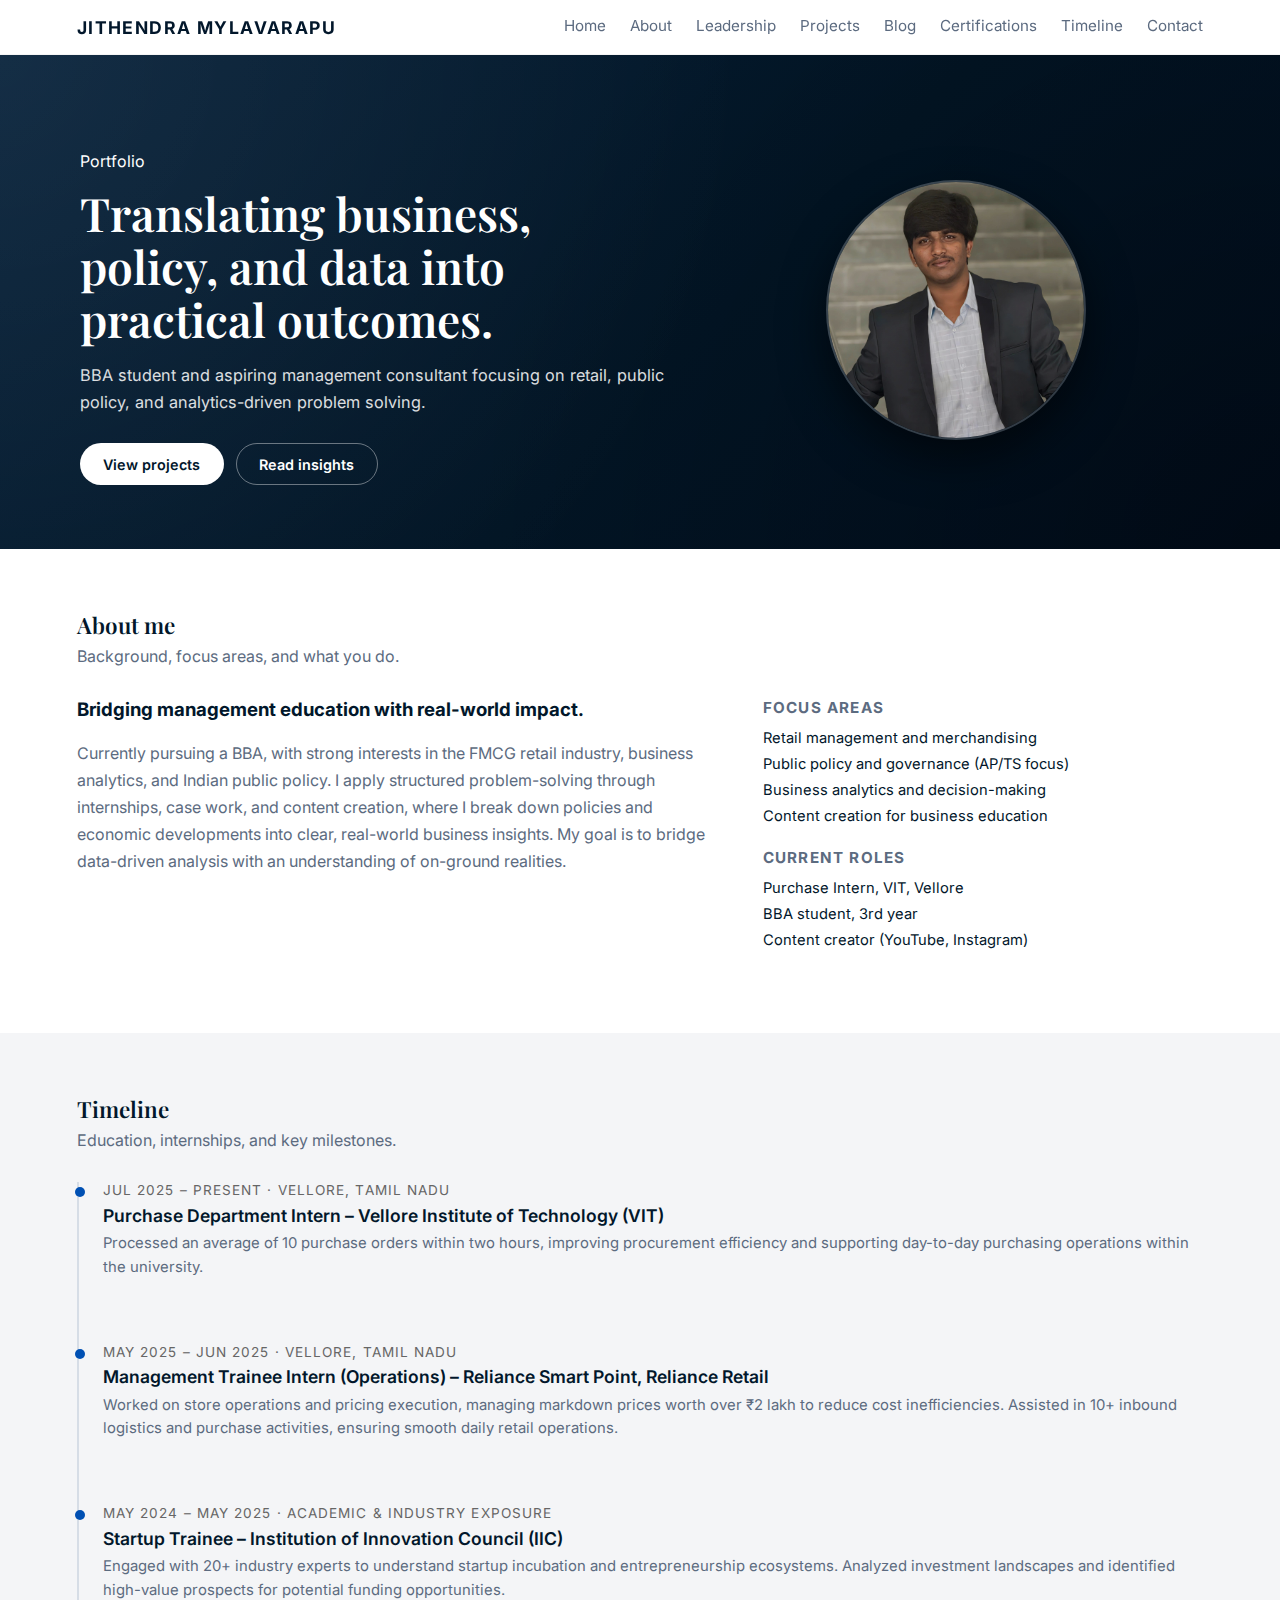
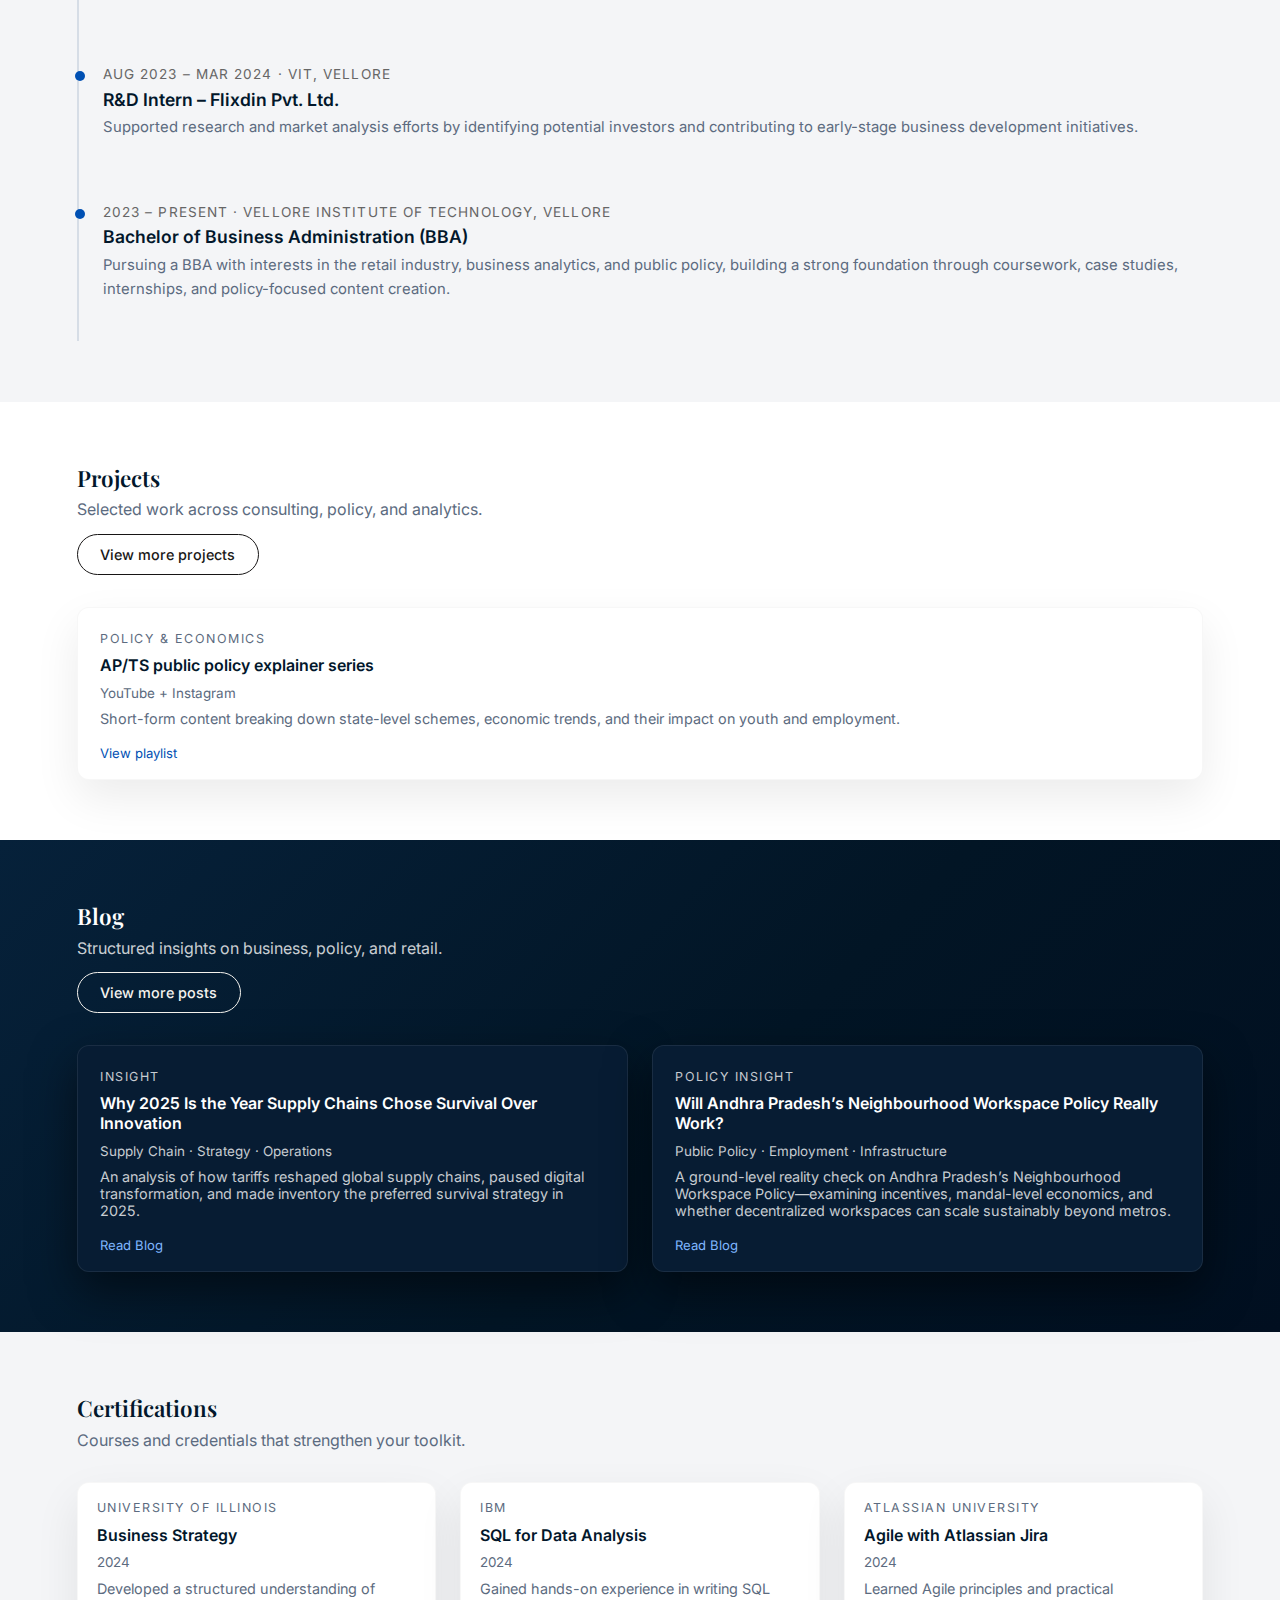
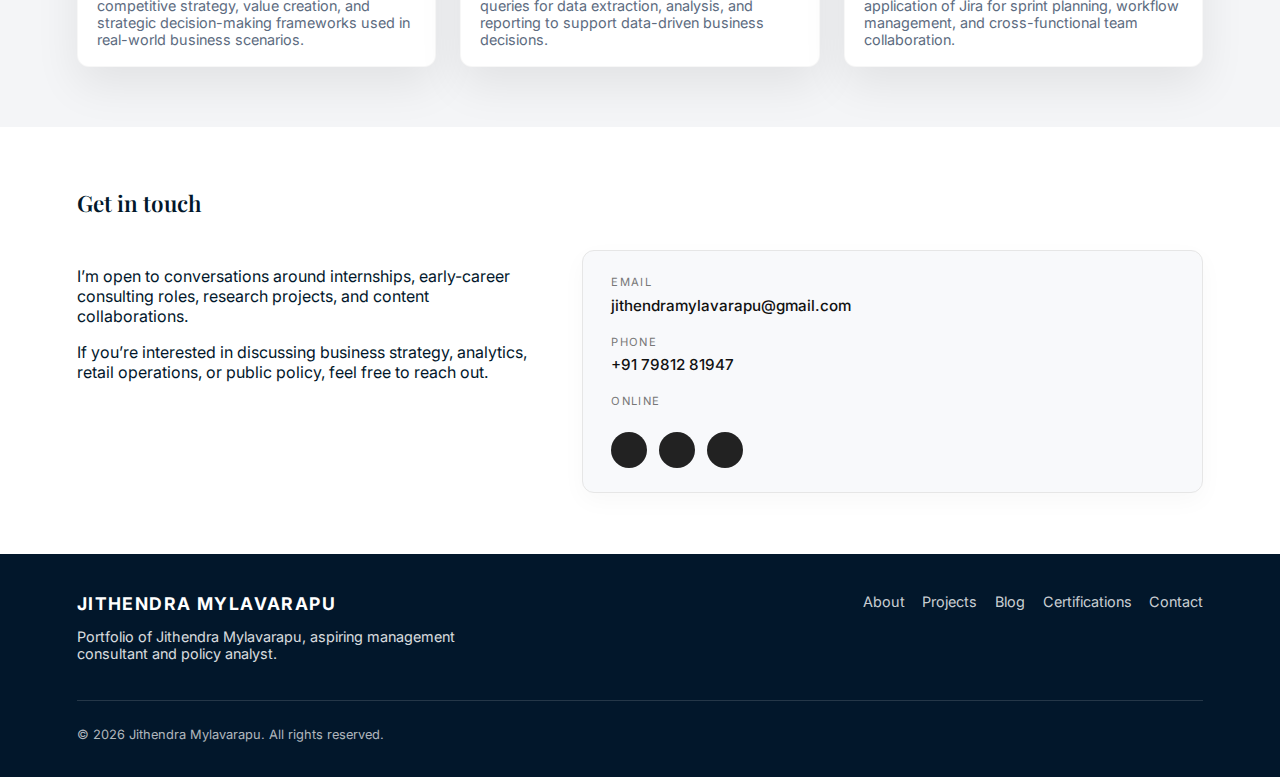
<file: index.html>
<!DOCTYPE html>
<html lang="en">
<head>
  <meta charset="UTF-8" />
  <meta name="viewport" content="width=device-width, initial-scale=1.0" />
  <title>Jithendra Mylavarapu | Portfolio</title>

  <!-- McKinsey-like font pairing: Playfair Display + Inter -->
  <link rel="preconnect" href="https://fonts.googleapis.com">
  <link rel="preconnect" href="https://fonts.gstatic.com" crossorigin>
  <link
    href="https://fonts.googleapis.com/css2?family=Playfair+Display:wght@500;600;700&family=Inter:wght@400;500;600&display=swap"
    rel="stylesheet">
<link
  rel="stylesheet"
  href="https://cdnjs.cloudflare.com/ajax/libs/font-awesome/6.5.1/css/all.min.css"
  integrity="sha512-DTOQO9RWCH3ppGqcWaEA1BIZOC6xxalwEsw9c2QQeAIftl+Vegovlnee1c9QX4TctnWMn13TZye+giMm8e2LwA=="
  crossorigin="anonymous"
  referrerpolicy="no-referrer"
/>

  <link rel="stylesheet" href="styles.css" />
</head>
<body>
  <header class="top-nav">
  <div class="logo">Jithendra Mylavarapu</div>
  <nav>
    <a href="index.html">Home</a>
    <a href="about.html">About</a>
    <a href="leadership.html">Leadership</a>
    <a href="projects.html">Projects</a>
    <a href="blog.html">Blog</a>
    <a href="certifications.html">Certifications</a>
    <a href="timeline.html">Timeline</a>
    <a href="index.html#contact">Contact</a>
  </nav>
</header>


  <!-- Hero -->
<!-- Hero -->
<section class="hero hero-split">
  <div class="hero-inner">
    <!-- Left: text (same dynamic content as before) -->
    <div class="hero-left">
      <div class="hero-content">
        <p class="eyebrow">Portfolio</p>
        <h1 id="hero-title"></h1>
        <p id="hero-subtitle" class="hero-subtitle"></p>
        <div class="hero-cta">
          <a href="#projects" class="btn-primary">View projects</a>
          <a href="#blog" class="btn-secondary">Read insights</a>
        </div>
      </div>
    </div>

    <!-- Right: photo -->
    <div class="hero-right">
      <div class="hero-photo-wrapper">
        <img
          src="jithendra-hero.jpg.jpeg"
          alt="Jithendra Mylavarapu"
          class="hero-photo"
        />
      </div>
    </div>
  </div>
</section>


  <!-- About -->
  <section id="about" class="section section-light">
    <div class="section-header">
      <h2>About me</h2>
      <p>Background, focus areas, and what you do.</p>
    </div>
    <div class="section-body about-grid">
      <div class="about-main">
        <h3 id="about-heading"></h3>
        <p id="about-body"></p>
      </div>
      <div class="about-sidebar">
        <h4>Focus areas</h4>
        <ul id="about-focus-list"></ul>
        <h4>Current roles</h4>
        <ul id="about-roles-list"></ul>
      </div>
    </div>
  </section>

  <!-- Timeline -->
  <section id="timeline" class="section section-dark">
    <div class="section-header">
      <h2>Timeline</h2>
      <p>Education, internships, and key milestones.</p>
    </div>
    <div class="section-body timeline">
      <div id="timeline-list" class="timeline-list"></div>
    </div>
  </section>

  <!-- Projects -->
<section id="projects" class="section section-light">
  <div class="section-header">
    <h2>Projects</h2>
    <p>Selected work across consulting, policy, and analytics.</p>
   <a href="projects.html" class="btn-secondary view-more-projects">
  View more projects
</a>

  </div>
  <div id="projects-grid" class="cards-grid"></div>
</section>



  <!-- Blog -->
 <section id="blog" class="section section-dark blog-section">
  <div class="section-header">
    <h2>Blog</h2>
    <p>Structured insights on business, policy, and retail.</p>
    <a href="blog.html" class="btn-secondary view-more-blog">
  View more posts
</a>

  </div>
  <div id="blog-list" class="cards-grid"></div>
</section>

  <!-- Certifications -->
  <section id="certifications" class="section section-dark">
    <div class="section-header">
      <h2>Certifications</h2>
      <p>Courses and credentials that strengthen your toolkit.</p>
    </div>
    <div id="certifications-list" class="cards-grid cards-grid-compact"></div>
  </section>

  <!-- Contact -->
<section id="contact" class="section section-light">
  <div class="section-header">
    <h2>Get in touch</h2>
  </div>

  <div class="contact-grid">
    <!-- Left: Context -->
    <div class="contact-context">
      <p>
        I’m open to conversations around internships, early-career consulting roles,
        research projects, and content collaborations.
      </p>

      <p>
        If you’re interested in discussing business strategy, analytics,
        retail operations, or public policy, feel free to reach out.
      </p>
    </div>

    <!-- Right: Contact details -->
    <div class="contact-details">
      <div class="contact-item">
        <span class="contact-label">Email</span>
        <a href="mailto:jithendramylavarapu@gmail.com">
          jithendramylavarapu@gmail.com
        </a>
      </div>

      <div class="contact-item">
        <span class="contact-label">Phone</span>
        <a href="tel:+917981281947">
          +91 79812 81947
        </a>
      </div>

      <div class="contact-item">
        <span class="contact-label">Online</span>
        <div class="social-icons">
          <a href="https://www.linkedin.com/in/jithendra-mylavarapu-74993428a/" target="_blank">
            <i class="fab fa-linkedin-in"></i>
          </a>
          <a href="https://www.youtube.com/@JithendraMylavarapu" target="_blank">
            <i class="fab fa-youtube"></i>
          </a>
          <a href="https://www.instagram.com/jithendra.mylavarapu/" target="_blank">
            <i class="fab fa-instagram"></i>
          </a>
        </div>
      </div>
    </div>
  </div>
</section>

  <footer class="footer">
    <div class="footer-top">
      <div>
        <div class="logo">Jithendra Mylavarapu</div>
        <p>Portfolio of Jithendra Mylavarapu, aspiring management consultant and policy analyst.</p>
      </div>
      <div class="footer-links">
        <a href="#about">About</a>
        <a href="#projects">Projects</a>
        <a href="#blog">Blog</a>
        <a href="#certifications">Certifications</a>
        <a href="#contact">Contact</a>
      </div>
    </div>
    <div class="footer-bottom">
      <p>&copy; <span id="year"></span> Jithendra Mylavarapu. All rights reserved.</p>
    </div>
  </footer>

  <script src="main.js"></script>
</body>
</html>
</file>
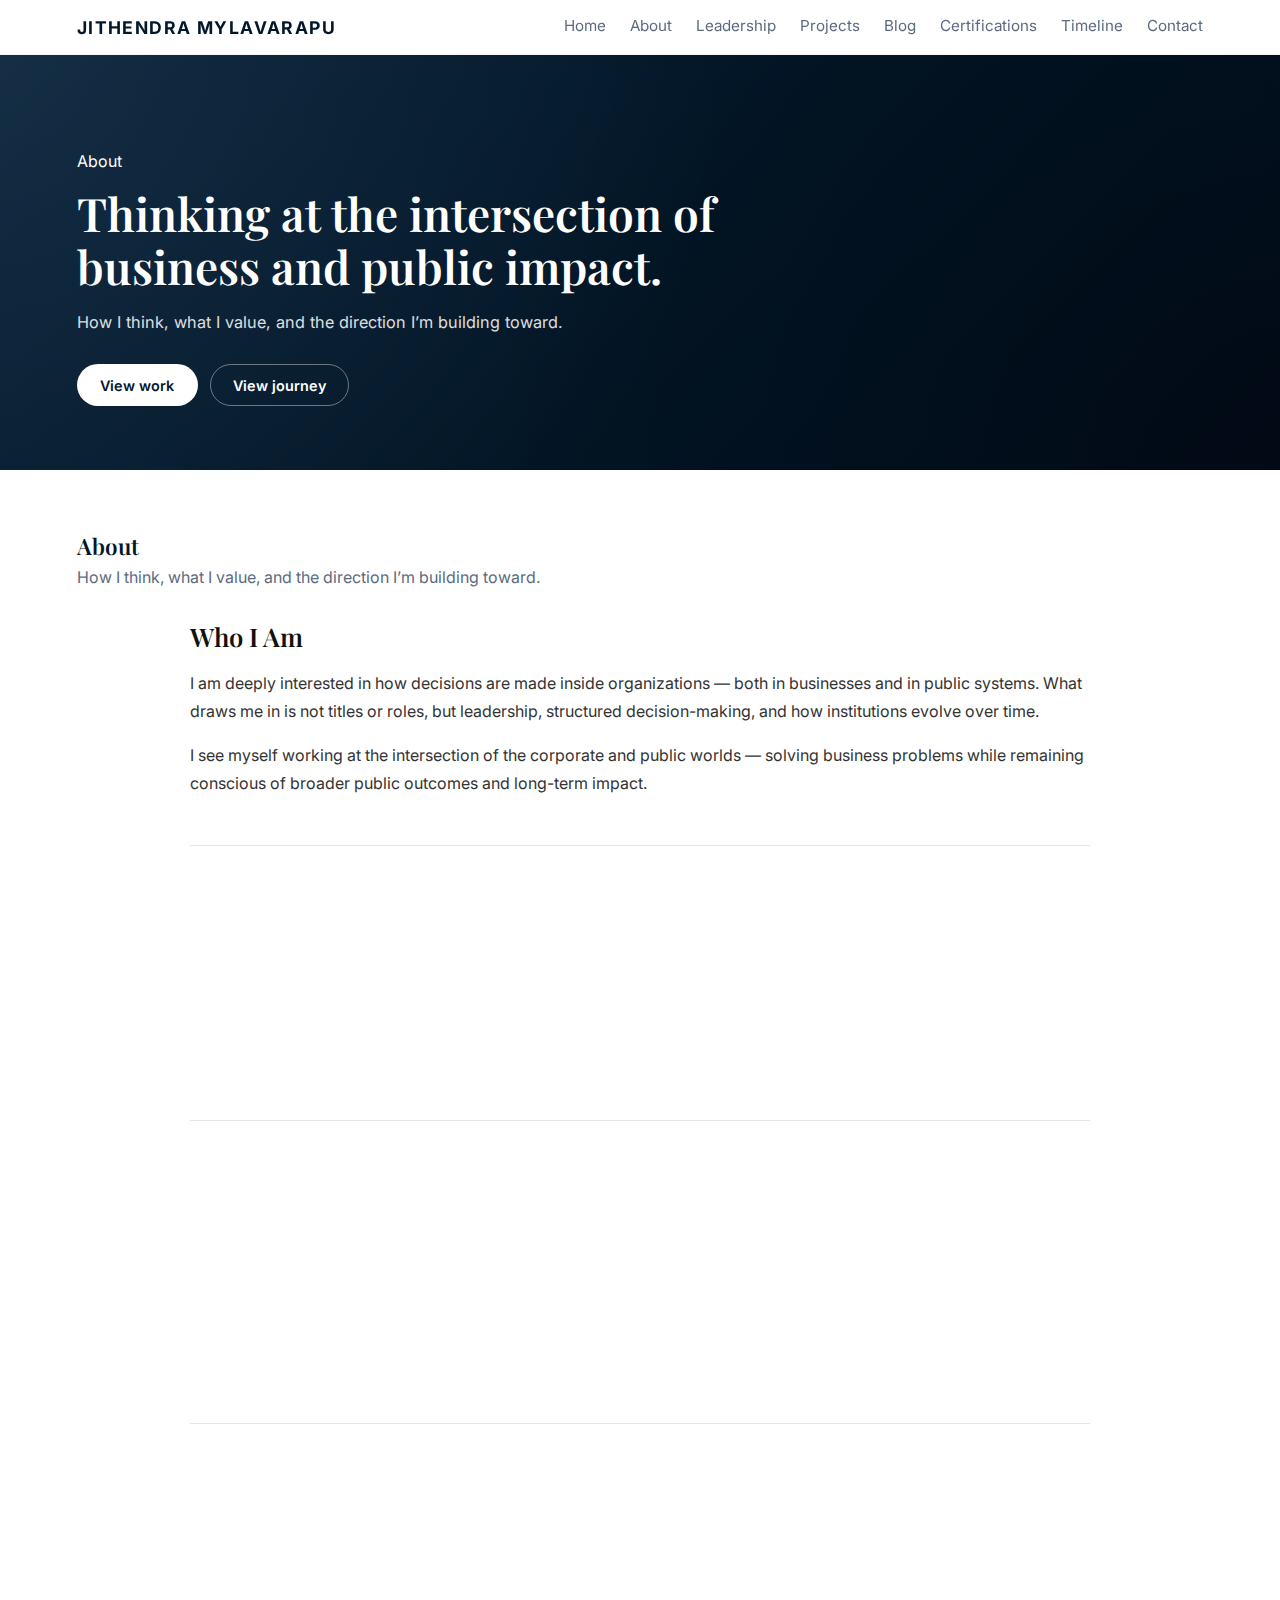
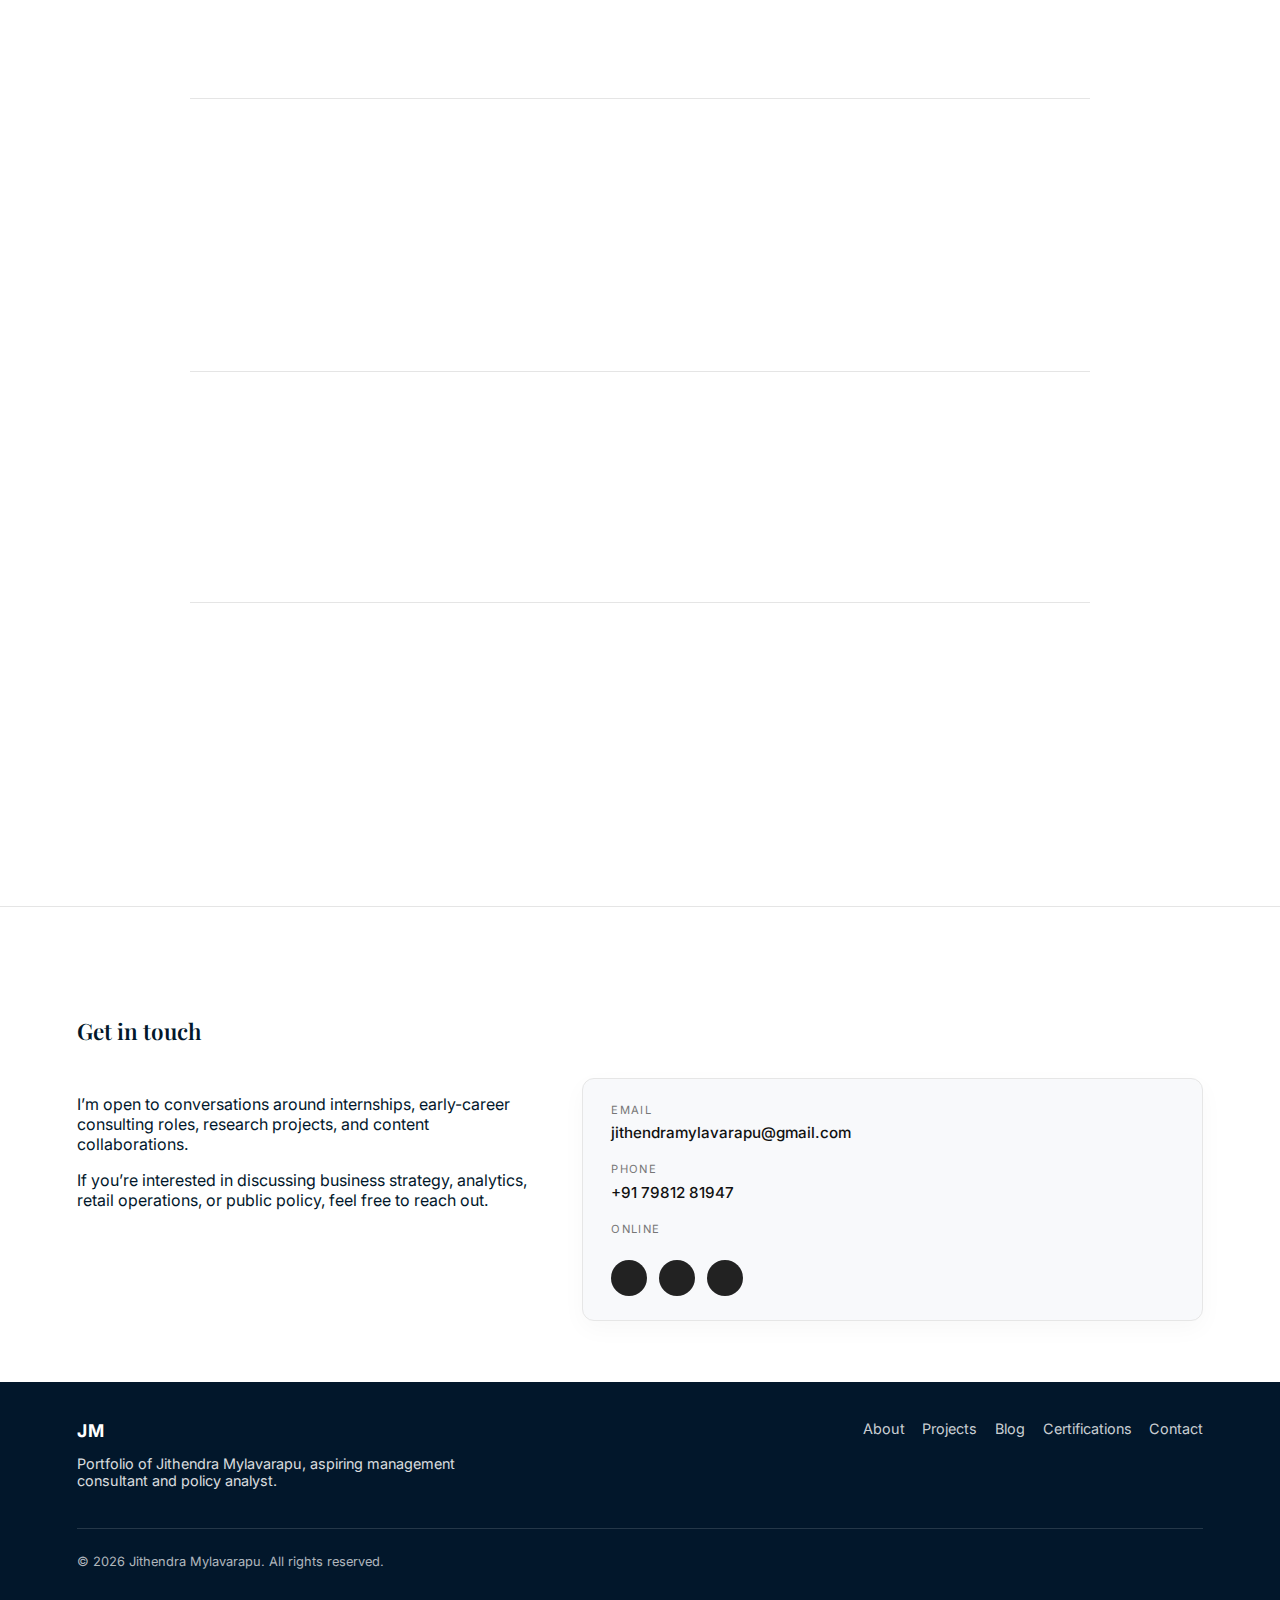
<file: about.html>
<!DOCTYPE html>
<html lang="en">
<head>
  <meta charset="UTF-8" />
  <meta name="viewport" content="width=device-width, initial-scale=1.0" />
  <title>Jithendra Mylavarapu | Portfolio</title>

  <!-- McKinsey-like font pairing: Playfair Display + Inter -->
  <link rel="preconnect" href="https://fonts.googleapis.com">
  <link rel="preconnect" href="https://fonts.gstatic.com" crossorigin>
  <link
    href="https://fonts.googleapis.com/css2?family=Playfair+Display:wght@500;600;700&family=Inter:wght@400;500;600&display=swap"
    rel="stylesheet">
<link
  rel="stylesheet"
  href="https://cdnjs.cloudflare.com/ajax/libs/font-awesome/6.5.1/css/all.min.css"
  integrity="sha512-DTOQO9RWCH3ppGqcWaEA1BIZOC6xxalwEsw9c2QQeAIftl+Vegovlnee1c9QX4TctnWMn13TZye+giMm8e2LwA=="
  crossorigin="anonymous"
  referrerpolicy="no-referrer"
/>

  <link rel="stylesheet" href="styles.css" />
</head>
<body>
  <header class="top-nav">
  <div class="logo">Jithendra Mylavarapu</div>
  <nav>
    <a href="index.html">Home</a>
    <a href="about.html">About</a>
    <a href="leadership.html">Leadership</a>
    <a href="projects.html">Projects</a>
    <a href="blog.html">Blog</a>
    <a href="certifications.html">Certifications</a>
    <a href="timeline.html">Timeline</a>
    <a href="index.html#contact">Contact</a>
  </nav>
</header>


  <!-- Hero -->
  <section class="hero">
  <div class="hero-content">
    <p class="eyebrow">About</p>

    <h1>
      Thinking at the intersection of business and public impact.
    </h1>

    <p class="hero-subtitle">
      How I think, what I value, and the direction I’m building toward.
    </p>

    <div class="hero-cta">
      <a href="projects.html" class="btn-primary">View work</a>
      <a href="timeline.html" class="btn-secondary">View journey</a>
    </div>
  </div>
</section>

  <!-- About -->
  <!-- About -->
<section id="about" class="section section-light">
  <div class="section-header">
    <h2>About</h2>
    <p>How I think, what I value, and the direction I’m building toward.</p>
  </div>

  <div class="section-body about-page">

    <!-- Identity -->
    <div class="about-block">
      <h3>Who I Am</h3>
      <p>
        I am deeply interested in how decisions are made inside organizations —
        both in businesses and in public systems. What draws me in is not titles
        or roles, but leadership, structured decision-making, and how institutions
        evolve over time.
      </p>
      <p>
        I see myself working at the intersection of the corporate and public
        worlds — solving business problems while remaining conscious of broader
        public outcomes and long-term impact.
      </p>
    </div>

    <hr class="section-divider" />

    <!-- Thinking Style -->
    <div class="about-block">
      <h3>How I Think</h3>
      <p>
        My approach to problem-solving is structured, fact-based, and exploratory.
        I rely on frameworks, data, and hypothesis-driven thinking, while accepting
        that no one can know everything at once.
      </p>
      <p>
        I consciously study failures — why companies went wrong, where decisions
        failed, and what lessons can be learned. Understanding what not to do is,
        for me, as important as understanding best practices.
      </p>
    </div>

    <hr class="section-divider" />

    <!-- Why Consulting -->
    <div class="about-block">
      <h3>Why Consulting, Analytics, and Strategy</h3>
      <p>
        My interest in consulting and analytics grew from a deeper realization:
        I enjoy solving diverse problems in complex environments. Over time, I
        discovered that these fields offer continuous exposure to new industries,
        new challenges, and structured ways of thinking.
      </p>
      <p>
        This naturally aligned with a growing desire to contribute beyond myself —
        to think about decisions not just in terms of outcomes, but in terms of
        responsibility and impact.
      </p>
    </div>

    <hr class="section-divider" />

    <!-- Learning & Writing -->
    <div class="about-block">
      <h3>Learning and Sharing</h3>
      <p>
        Learning gives me deep personal satisfaction. I explore multiple domains,
        connect ideas across subjects, and constantly refine how I think. While
        this curiosity can sometimes feel overwhelming, it helps me develop
        perspective.
      </p>
      <p>
        Writing blogs and creating content allow me to articulate my thinking,
        overcome hesitation, and share viewpoints openly. I strongly believe that
        knowledge without sharing is like a rock sitting idle for centuries —
        present, but unused.
      </p>
    </div>

    <hr class="section-divider" />

    <!-- Values -->
    <div class="about-block">
      <h3>Values That Guide Me</h3>
      <ul class="about-values">
        <li><strong>Sustainability:</strong> Decisions must consider long-term consequences.</li>
        <li><strong>Accountability:</strong> Ownership of outcomes, both positive and negative.</li>
        <li><strong>Trust:</strong> Meaningful work is built through strong teams.</li>
        <li><strong>Public Consideration:</strong> Every decision impacts people beyond numbers.</li>
      </ul>
    </div>

    <hr class="section-divider" />

    <!-- Long-Term Direction -->
    <div class="about-block">
      <h3>Long-Term Direction</h3>
      <p>
        In the long run, I aim to work closely with corporate organizations and
        eventually contribute to public institutions in India. My goal is to
        bring structured thinking, analytical clarity, and ethical consideration
        into spaces where decisions have lasting economic and social impact.
      </p>
    </div>

    <hr class="section-divider" />

    <!-- Principle -->
    <div class="about-block">
      <h3>A Principle I Live By</h3>
      <p>
        I believe that we are not the same person we were even a second ago.
        No matter how the previous moment went, there is always an opportunity
        to rise, learn, and move forward.
      </p>
    </div>

  </div>
</section>

 <hr class="section-divider" />

  

 <!-- Contact -->
<section id="contact" class="section section-light">
  <div class="section-header">
    <h2>Get in touch</h2>
  </div>

  <div class="contact-grid">
    <!-- Left: Context -->
    <div class="contact-context">
      <p>
        I’m open to conversations around internships, early-career consulting roles,
        research projects, and content collaborations.
      </p>

      <p>
        If you’re interested in discussing business strategy, analytics,
        retail operations, or public policy, feel free to reach out.
      </p>
    </div>

    <!-- Right: Contact details -->
    <div class="contact-details">
      <div class="contact-item">
        <span class="contact-label">Email</span>
        <a href="mailto:jithendramylavarapu@gmail.com">
          jithendramylavarapu@gmail.com
        </a>
      </div>

      <div class="contact-item">
        <span class="contact-label">Phone</span>
        <a href="tel:+917981281947">
          +91 79812 81947
        </a>
      </div>

      <div class="contact-item">
        <span class="contact-label">Online</span>
        <div class="social-icons">
          <a href="https://www.linkedin.com/in/jithendra-mylavarapu-74993428a/" target="_blank">
            <i class="fab fa-linkedin-in"></i>
          </a>
          <a href="https://www.youtube.com/@JithendraMylavarapu" target="_blank">
            <i class="fab fa-youtube"></i>
          </a>
          <a href="https://www.instagram.com/jithendra.mylavarapu/" target="_blank">
            <i class="fab fa-instagram"></i>
          </a>
        </div>
      </div>
    </div>
  </div>
</section>

  <footer class="footer">
    <div class="footer-top">
      <div>
        <div class="logo">JM</div>
        <p>Portfolio of Jithendra Mylavarapu, aspiring management consultant and policy analyst.</p>
      </div>
      <div class="footer-links">
        <a href="#about">About</a>
        <a href="#projects">Projects</a>
        <a href="#blog">Blog</a>
        <a href="#certifications">Certifications</a>
        <a href="#contact">Contact</a>
      </div>
    </div>
    <div class="footer-bottom">
      <p>&copy; <span id="year"></span> Jithendra Mylavarapu. All rights reserved.</p>
    </div>
  </footer>

  <script src="main.js"></script>
</body>
</html>
</file>
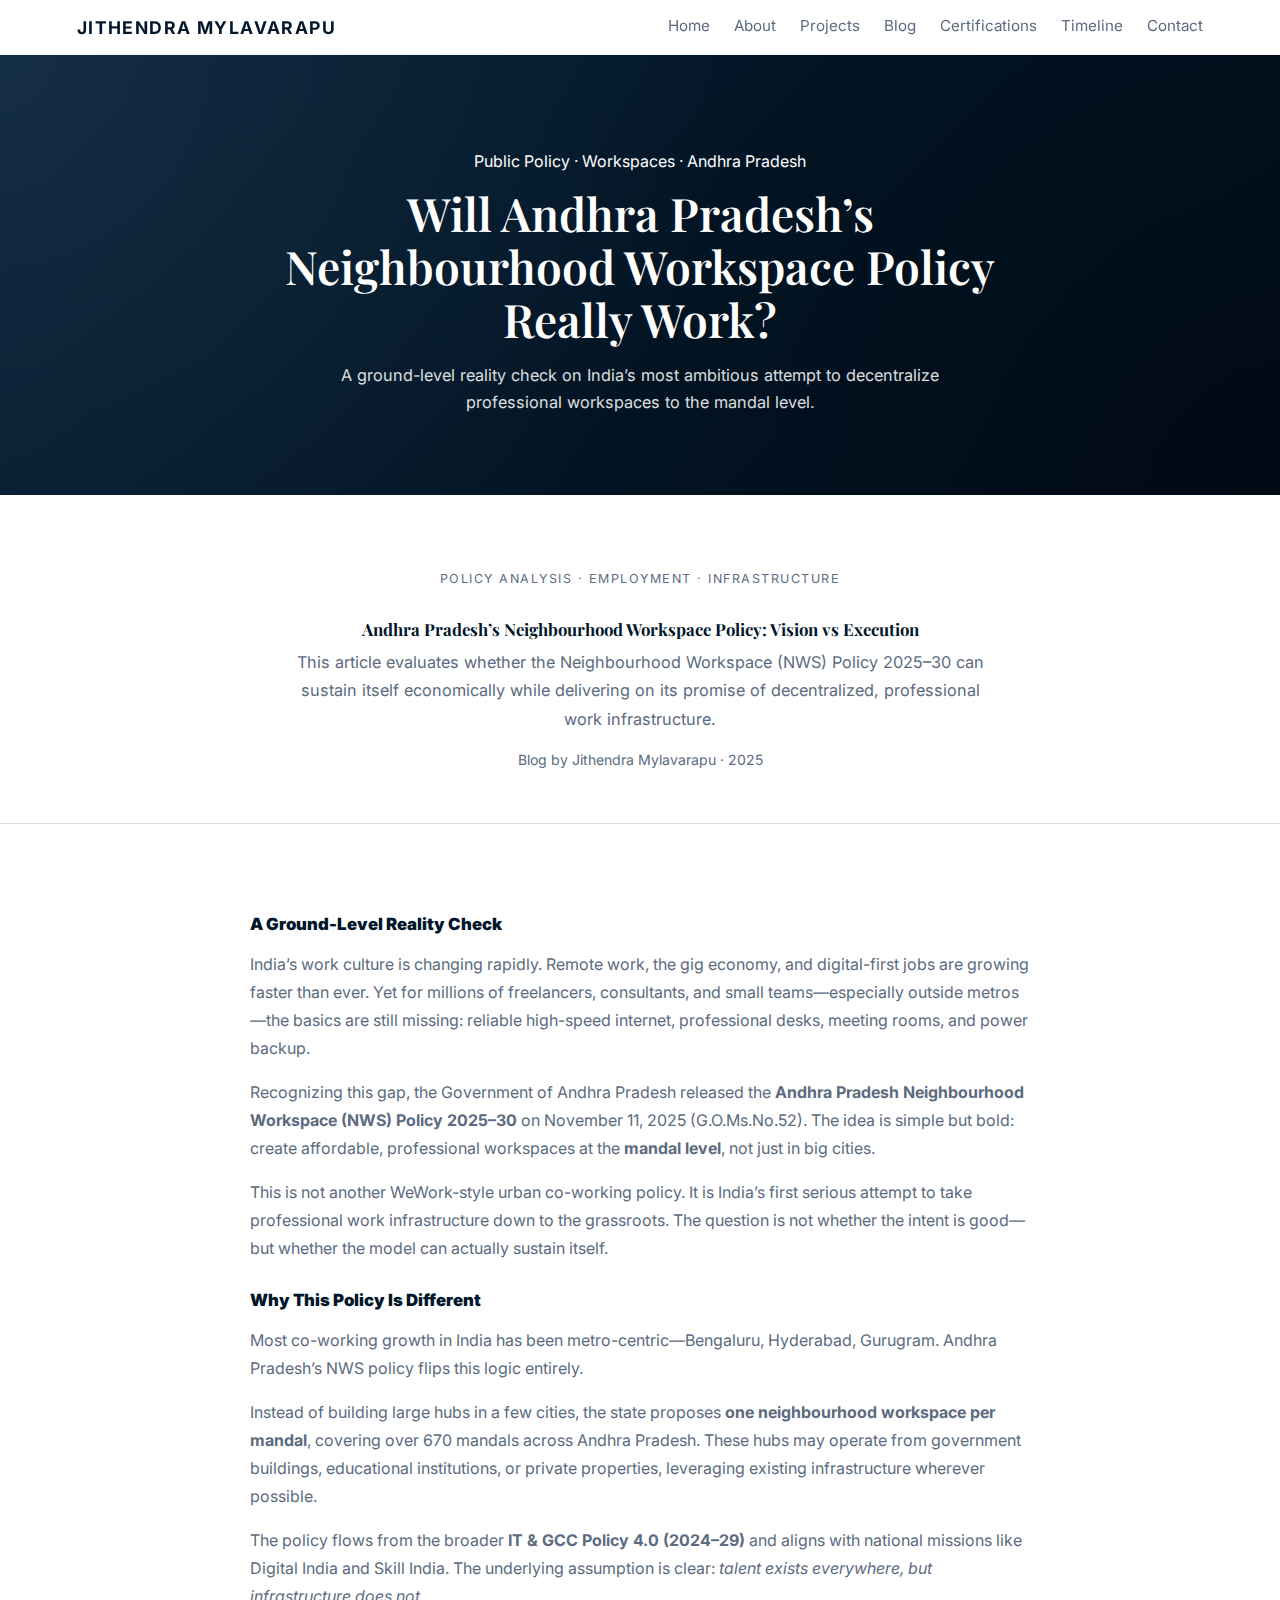
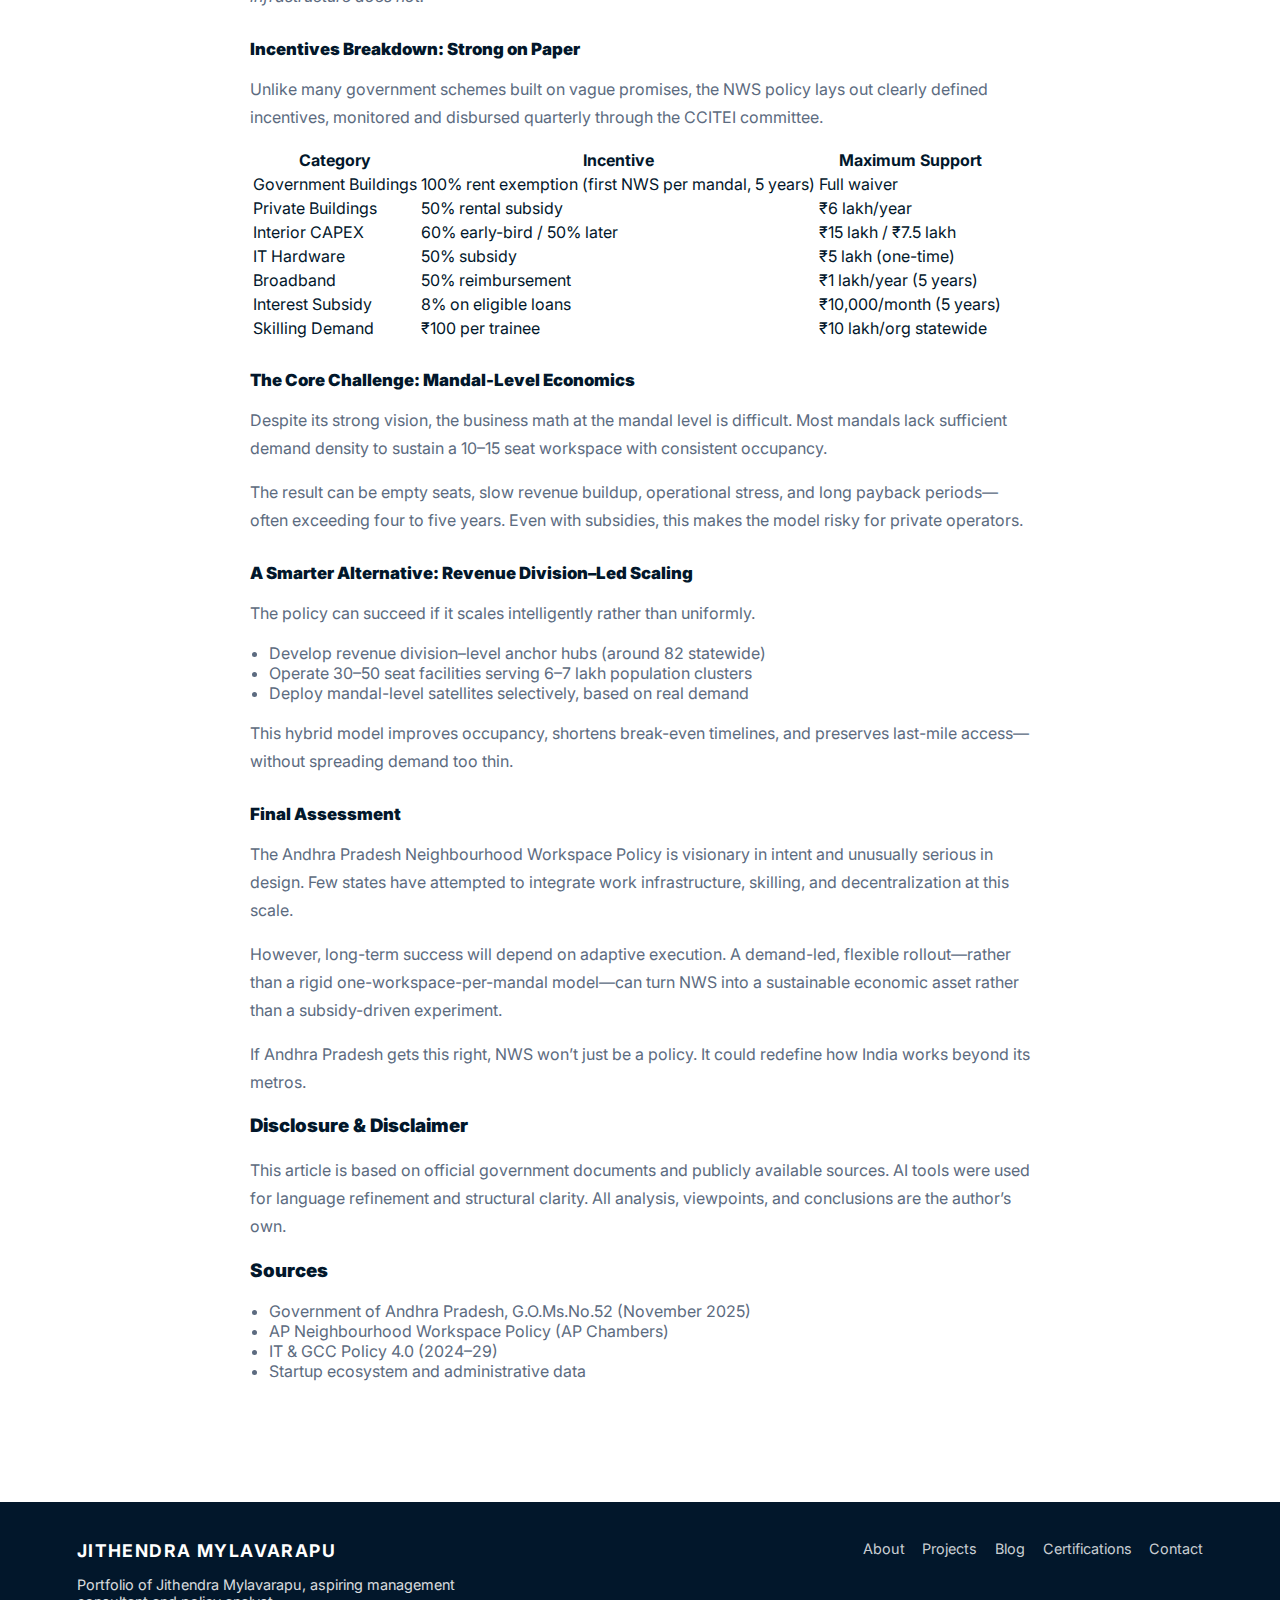
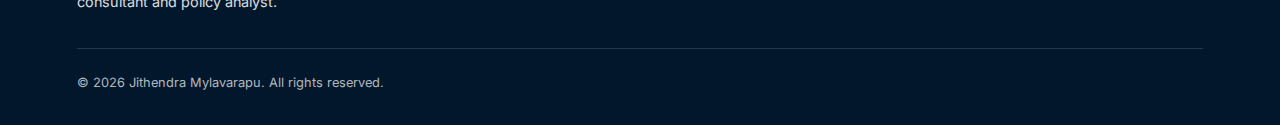
<file: blog-ap-neighbourhood-workspace-policy.html>
<!DOCTYPE html>
<html lang="en">
<head>
  <meta charset="UTF-8" />
  <meta name="viewport" content="width=device-width, initial-scale=1.0" />
  <title>Will Andhra Pradesh’s Neighbourhood Workspace Policy Really Work? | Jithendra Mylavarapu</title>

  <!-- Fonts + icons + CSS -->
  <link rel="preconnect" href="https://fonts.googleapis.com" />
  <link rel="preconnect" href="https://fonts.gstatic.com" crossorigin />
  <link
    href="https://fonts.googleapis.com/css2?family=Playfair+Display:wght@500;600;700&family=Inter:wght@400;500;600&display=swap"
    rel="stylesheet"
  />
  <link
    rel="stylesheet"
    href="https://cdnjs.cloudflare.com/ajax/libs/font-awesome/6.5.1/css/all.min.css"
    crossorigin="anonymous"
    referrerpolicy="no-referrer"
  />
  <link rel="stylesheet" href="styles.css" />
</head>

<body>
  <!-- Header -->
  <header class="top-nav">
    <div class="logo">Jithendra Mylavarapu</div>
    <nav>
      <a href="index.html">Home</a>
      <a href="about.html">About</a>
      <a href="projects.html">Projects</a>
      <a href="blog.html">Blog</a>
      <a href="certifications.html">Certifications</a>
      <a href="timeline.html">Timeline</a>
      <a href="index.html#contact">Contact</a>
    </nav>
  </header>

  <!-- Hero -->
  <section class="hero project-hero-centered">
    <div class="hero-content project-hero-content">
      <p class="eyebrow">Public Policy · Workspaces · Andhra Pradesh</p>
      <h1>Will Andhra Pradesh’s Neighbourhood Workspace Policy Really Work?</h1>
      <p class="hero-subtitle">
        A ground-level reality check on India’s most ambitious attempt to decentralize
        professional workspaces to the mandal level.
      </p>
    </div>
  </section>

  <!-- Article header -->
  <section class="section section-light">
    <div class="project-article-content">
      <p class="project-article-eyebrow" style="text-align:center;">
        Policy analysis · Employment · Infrastructure
      </p>
      <h2 class="project-article-title" style="text-align:center;">
        Andhra Pradesh’s Neighbourhood Workspace Policy: Vision vs Execution
      </h2>
      <p
        class="project-article-subtitle"
        style="text-align:center; max-width:720px; margin:0 auto 0.8rem;"
      >
        This article evaluates whether the Neighbourhood Workspace (NWS) Policy 2025–30
        can sustain itself economically while delivering on its promise of decentralized,
        professional work infrastructure.
      </p>
      <p
        class="project-article-byline"
        style="text-align:center; color:var(--text-muted);"
      >
        Blog by Jithendra Mylavarapu · 2025
      </p>
    </div>
  </section>

  <!-- Article body -->
  <section class="section section-light project-article-body">
    <div class="project-article-content">

      <h2><strong>A Ground-Level Reality Check</strong></h2>
      <p>
        India’s work culture is changing rapidly. Remote work, the gig economy, and
        digital-first jobs are growing faster than ever. Yet for millions of freelancers,
        consultants, and small teams—especially outside metros—the basics are still missing:
        reliable high-speed internet, professional desks, meeting rooms, and power backup.
      </p>
      <p>
        Recognizing this gap, the Government of Andhra Pradesh released the
        <strong>Andhra Pradesh Neighbourhood Workspace (NWS) Policy 2025–30</strong>
        on November 11, 2025 (G.O.Ms.No.52). The idea is simple but bold: create affordable,
        professional workspaces at the <strong>mandal level</strong>, not just in big cities.
      </p>
      <p>
        This is not another WeWork-style urban co-working policy. It is India’s first
        serious attempt to take professional work infrastructure down to the grassroots.
        The question is not whether the intent is good—but whether the model can actually
        sustain itself.
      </p>

      <h2><strong>Why This Policy Is Different</strong></h2>
      <p>
        Most co-working growth in India has been metro-centric—Bengaluru, Hyderabad,
        Gurugram. Andhra Pradesh’s NWS policy flips this logic entirely.
      </p>
      <p>
        Instead of building large hubs in a few cities, the state proposes
        <strong>one neighbourhood workspace per mandal</strong>, covering over
        670 mandals across Andhra Pradesh. These hubs may operate from government buildings,
        educational institutions, or private properties, leveraging existing infrastructure
        wherever possible.
      </p>
      <p>
        The policy flows from the broader <strong>IT & GCC Policy 4.0 (2024–29)</strong>
        and aligns with national missions like Digital India and Skill India. The underlying
        assumption is clear: <em>talent exists everywhere, but infrastructure does not.</em>
      </p>

      <h2><strong>Incentives Breakdown: Strong on Paper</strong></h2>
      <p>
        Unlike many government schemes built on vague promises, the NWS policy lays out
        clearly defined incentives, monitored and disbursed quarterly through the
        CCITEI committee.
      </p>

      <table>
        <thead>
          <tr>
            <th>Category</th>
            <th>Incentive</th>
            <th>Maximum Support</th>
          </tr>
        </thead>
        <tbody>
          <tr>
            <td>Government Buildings</td>
            <td>100% rent exemption (first NWS per mandal, 5 years)</td>
            <td>Full waiver</td>
          </tr>
          <tr>
            <td>Private Buildings</td>
            <td>50% rental subsidy</td>
            <td>₹6 lakh/year</td>
          </tr>
          <tr>
            <td>Interior CAPEX</td>
            <td>60% early-bird / 50% later</td>
            <td>₹15 lakh / ₹7.5 lakh</td>
          </tr>
          <tr>
            <td>IT Hardware</td>
            <td>50% subsidy</td>
            <td>₹5 lakh (one-time)</td>
          </tr>
          <tr>
            <td>Broadband</td>
            <td>50% reimbursement</td>
            <td>₹1 lakh/year (5 years)</td>
          </tr>
          <tr>
            <td>Interest Subsidy</td>
            <td>8% on eligible loans</td>
            <td>₹10,000/month (5 years)</td>
          </tr>
          <tr>
            <td>Skilling Demand</td>
            <td>₹100 per trainee</td>
            <td>₹10 lakh/org statewide</td>
          </tr>
        </tbody>
      </table>

      <h2><strong>The Core Challenge: Mandal-Level Economics</strong></h2>
      <p>
        Despite its strong vision, the business math at the mandal level is difficult.
        Most mandals lack sufficient demand density to sustain a 10–15 seat workspace
        with consistent occupancy.
      </p>
      <p>
        The result can be empty seats, slow revenue buildup, operational stress, and
        long payback periods—often exceeding four to five years. Even with subsidies,
        this makes the model risky for private operators.
      </p>

      <h2><strong>A Smarter Alternative: Revenue Division–Led Scaling</strong></h2>
      <p>
        The policy can succeed if it scales intelligently rather than uniformly.
      </p>
      <ul>
        <li>Develop revenue division–level anchor hubs (around 82 statewide)</li>
        <li>Operate 30–50 seat facilities serving 6–7 lakh population clusters</li>
        <li>Deploy mandal-level satellites selectively, based on real demand</li>
      </ul>
      <p>
        This hybrid model improves occupancy, shortens break-even timelines, and preserves
        last-mile access—without spreading demand too thin.
      </p>

      <h2><strong>Final Assessment</strong></h2>
      <p>
        The Andhra Pradesh Neighbourhood Workspace Policy is visionary in intent and
        unusually serious in design. Few states have attempted to integrate work
        infrastructure, skilling, and decentralization at this scale.
      </p>
      <p>
        However, long-term success will depend on adaptive execution. A demand-led,
        flexible rollout—rather than a rigid one-workspace-per-mandal model—can turn
        NWS into a sustainable economic asset rather than a subsidy-driven experiment.
      </p>
      <p>
        If Andhra Pradesh gets this right, NWS won’t just be a policy.
        It could redefine how India works beyond its metros.
      </p>

      <h3><strong>Disclosure & Disclaimer</strong></h3>
      <p>
        This article is based on official government documents and publicly available
        sources. AI tools were used for language refinement and structural clarity.
        All analysis, viewpoints, and conclusions are the author’s own.
      </p>

      <h3><strong>Sources</strong></h3>
      <ul>
        <li>Government of Andhra Pradesh, G.O.Ms.No.52 (November 2025)</li>
        <li>AP Neighbourhood Workspace Policy (AP Chambers)</li>
        <li>IT & GCC Policy 4.0 (2024–29)</li>
        <li>Startup ecosystem and administrative data</li>
      </ul>

      <p style="margin-top:2rem;">
        <a href="blog.html" class="btn-secondary">← Back to all posts</a>
      </p>

    </div>
  </section>

  <footer class="footer">
    <div class="footer-top">
      <div>
        <div class="logo">Jithendra Mylavarapu</div>
        <p>
          Portfolio of Jithendra Mylavarapu, aspiring management consultant and policy analyst.
        </p>
      </div>
      <div class="footer-links">
        <a href="about.html">About</a>
        <a href="projects.html">Projects</a>
        <a href="blog.html">Blog</a>
        <a href="certifications.html">Certifications</a>
        <a href="index.html#contact">Contact</a>
      </div>
    </div>
    <div class="footer-bottom">
      <p>&copy; <span id="year"></span> Jithendra Mylavarapu. All rights reserved.</p>
    </div>
  </footer>

  <script src="main.js"></script>
</body>
</html>
</file>
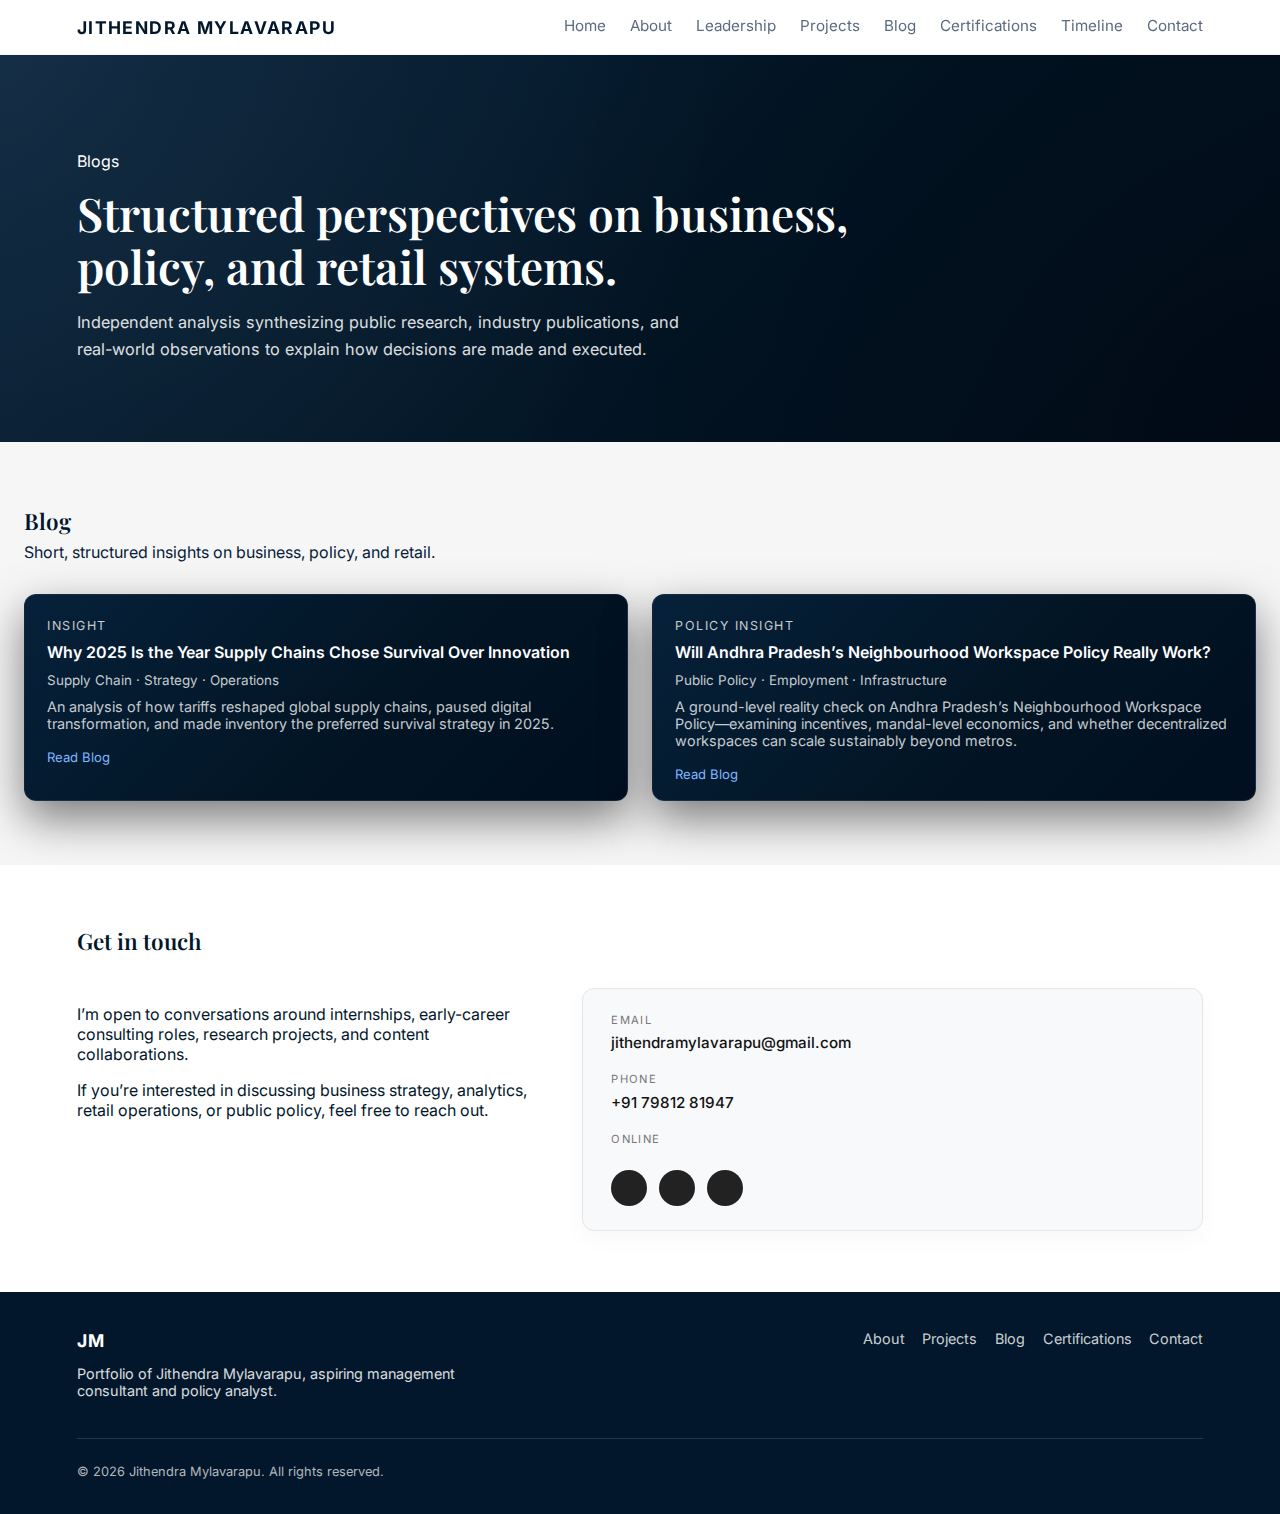
<file: blog.html>
<!DOCTYPE html>
<html lang="en">
<head>
  <meta charset="UTF-8" />
  <meta name="viewport" content="width=device-width, initial-scale=1.0" />
  <title>Jithendra Mylavarapu | Portfolio</title>

  <!-- McKinsey-like font pairing: Playfair Display + Inter -->
  <link rel="preconnect" href="https://fonts.googleapis.com">
  <link rel="preconnect" href="https://fonts.gstatic.com" crossorigin>
  <link
    href="https://fonts.googleapis.com/css2?family=Playfair+Display:wght@500;600;700&family=Inter:wght@400;500;600&display=swap"
    rel="stylesheet">
<link
  rel="stylesheet"
  href="https://cdnjs.cloudflare.com/ajax/libs/font-awesome/6.5.1/css/all.min.css"
  integrity="sha512-DTOQO9RWCH3ppGqcWaEA1BIZOC6xxalwEsw9c2QQeAIftl+Vegovlnee1c9QX4TctnWMn13TZye+giMm8e2LwA=="
  crossorigin="anonymous"
  referrerpolicy="no-referrer"
/>

  <link rel="stylesheet" href="styles.css" />
</head>
<body>
  <header class="top-nav">
  <div class="logo">Jithendra Mylavarapu</div>
  <nav>
    <a href="index.html">Home</a>
    <a href="about.html">About</a>
    <a href="leadership.html">Leadership</a>
    <a href="projects.html">Projects</a>
    <a href="blog.html">Blog</a>
    <a href="certifications.html">Certifications</a>
    <a href="timeline.html">Timeline</a>
    <a href="index.html#contact">Contact</a>
  </nav>
</header>


  <!-- Hero -->
 <section class="hero">
  <div class="hero-content">
    <p class="eyebrow">Blogs</p>

    <h1>
      Structured perspectives on business, policy, and retail systems.
    </h1>

    <p class="hero-subtitle">
      Independent analysis synthesizing public research, industry publications,
      and real-world observations to explain how decisions are made and executed.
    </p>
  </div>
</section>



 

  <!-- Blog -->
 <section id="blog" class="section section-blog-cream blog-section">


    <div class="section-header">
      <h2>Blog</h2>
      <p style="color: #06213a ;">Short, structured insights on business, policy, and retail.</p>
    </div>
    <div id="blog-list" class="cards-grid"></div>
  </section>

  

 <!-- Contact -->
<section id="contact" class="section section-light">
  <div class="section-header">
    <h2>Get in touch</h2>
  </div>

  <div class="contact-grid">
    <!-- Left: Context -->
    <div class="contact-context">
      <p>
        I’m open to conversations around internships, early-career consulting roles,
        research projects, and content collaborations.
      </p>

      <p>
        If you’re interested in discussing business strategy, analytics,
        retail operations, or public policy, feel free to reach out.
      </p>
    </div>

    <!-- Right: Contact details -->
    <div class="contact-details">
      <div class="contact-item">
        <span class="contact-label">Email</span>
        <a href="mailto:jithendramylavarapu@gmail.com">
          jithendramylavarapu@gmail.com
        </a>
      </div>

      <div class="contact-item">
        <span class="contact-label">Phone</span>
        <a href="tel:+917981281947">
          +91 79812 81947
        </a>
      </div>

      <div class="contact-item">
        <span class="contact-label">Online</span>
        <div class="social-icons">
          <a href="https://www.linkedin.com/in/jithendra-mylavarapu-74993428a/" target="_blank">
            <i class="fab fa-linkedin-in"></i>
          </a>
          <a href="https://www.youtube.com/@JithendraMylavarapu" target="_blank">
            <i class="fab fa-youtube"></i>
          </a>
          <a href="https://www.instagram.com/jithendra.mylavarapu/" target="_blank">
            <i class="fab fa-instagram"></i>
          </a>
        </div>
      </div>
    </div>
  </div>
</section>

  <footer class="footer">
    <div class="footer-top">
      <div>
        <div class="logo">JM</div>
        <p>Portfolio of Jithendra Mylavarapu, aspiring management consultant and policy analyst.</p>
      </div>
      <div class="footer-links">
        <a href="#about">About</a>
        <a href="#projects">Projects</a>
        <a href="#blog">Blog</a>
        <a href="#certifications">Certifications</a>
        <a href="#contact">Contact</a>
      </div>
    </div>
    <div class="footer-bottom">
      <p>&copy; <span id="year"></span> Jithendra Mylavarapu. All rights reserved.</p>
    </div>
  </footer>

  <script src="main.js"></script>
</body>
</html>
</file>
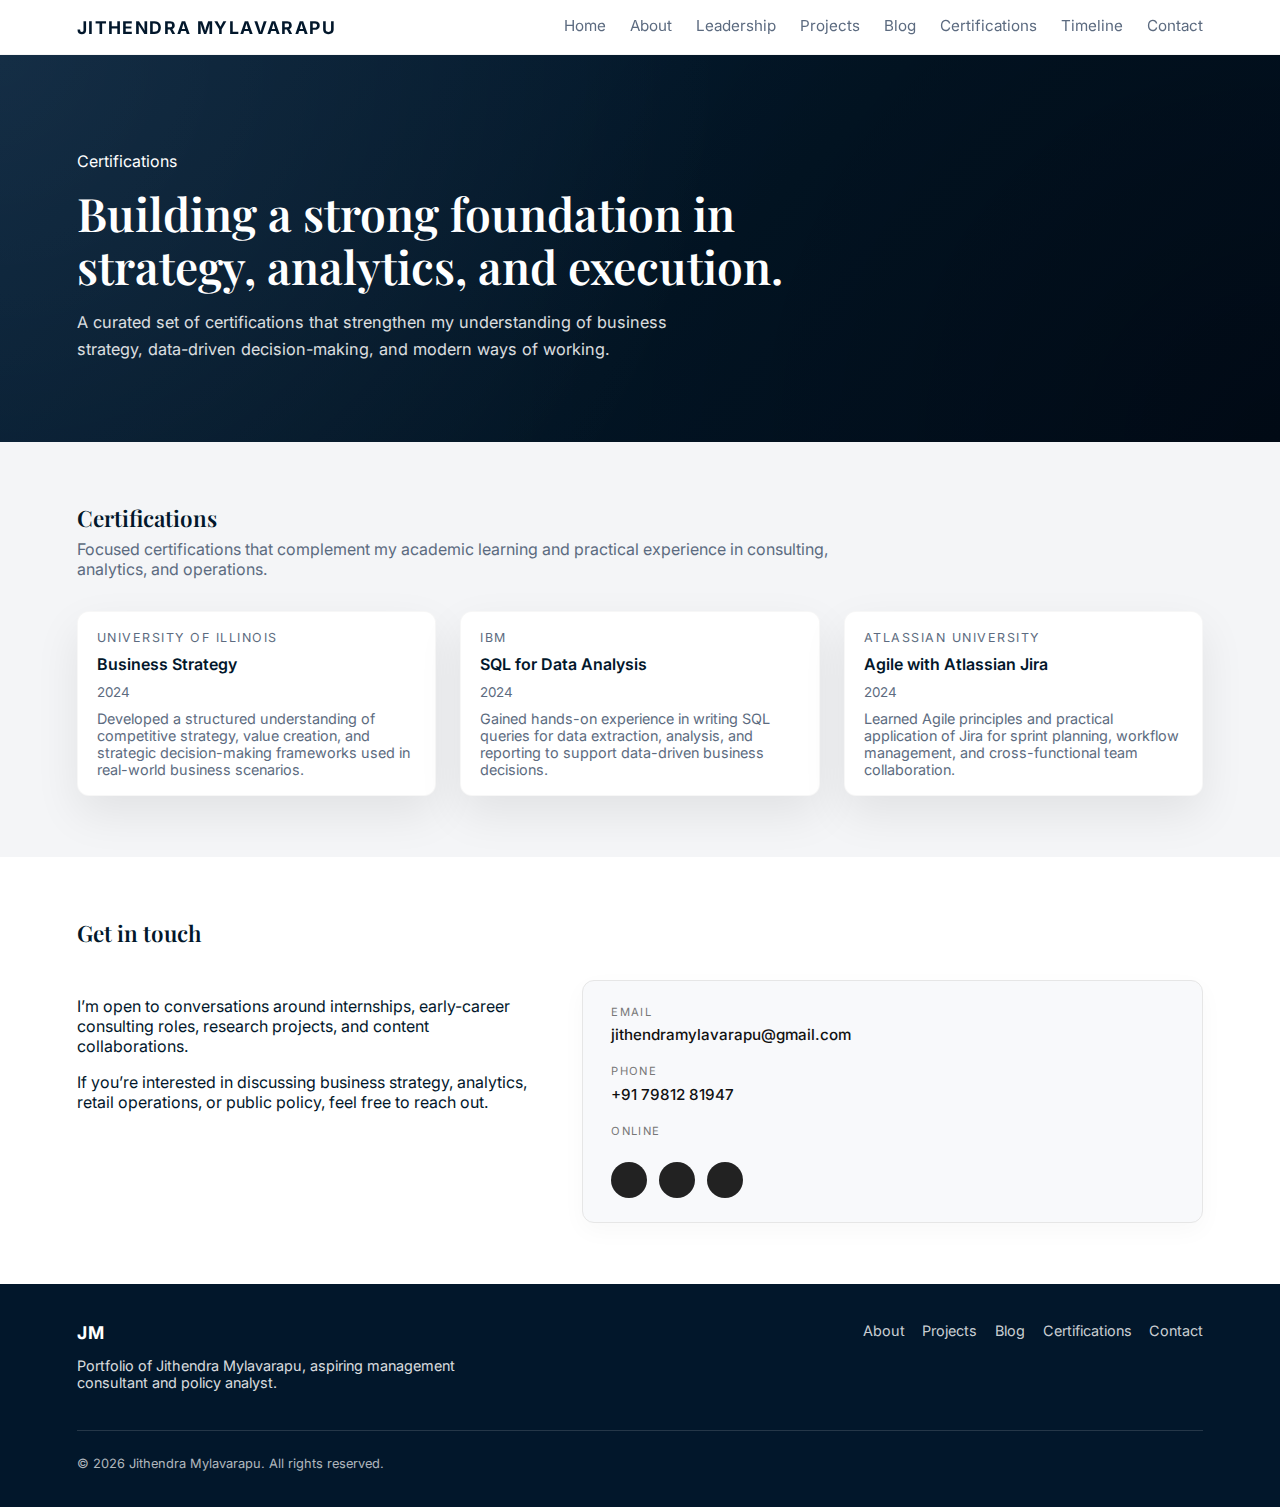
<file: certifications.html>
<!DOCTYPE html>
<html lang="en">
<head>
  <meta charset="UTF-8" />
  <meta name="viewport" content="width=device-width, initial-scale=1.0" />
  <title>Jithendraaaaaa Mylavarapu | Portfolio</title>

  <!-- McKinsey-like font pairing: Playfair Display + Inter -->
  <link rel="preconnect" href="https://fonts.googleapis.com">
  <link rel="preconnect" href="https://fonts.gstatic.com" crossorigin>
  <link
    href="https://fonts.googleapis.com/css2?family=Playfair+Display:wght@500;600;700&family=Inter:wght@400;500;600&display=swap"
    rel="stylesheet">
<link
  rel="stylesheet"
  href="https://cdnjs.cloudflare.com/ajax/libs/font-awesome/6.5.1/css/all.min.css"
  integrity="sha512-DTOQO9RWCH3ppGqcWaEA1BIZOC6xxalwEsw9c2QQeAIftl+Vegovlnee1c9QX4TctnWMn13TZye+giMm8e2LwA=="
  crossorigin="anonymous"
  referrerpolicy="no-referrer"
/>

  <link rel="stylesheet" href="styles.css" />
</head>
<body>
  <header class="top-nav">
  <div class="logo">Jithendra Mylavarapu</div>
  <nav>
    <a href="index.html">Home</a>
    <a href="about.html">About</a>
    <a href="leadership.html">Leadership</a>
    <a href="projects.html">Projects</a>
    <a href="blog.html">Blog</a>
    <a href="certifications.html">Certifications</a>
    <a href="timeline.html">Timeline</a>
    <a href="index.html#contact">Contact</a>
  </nav>
</header>


  <!-- Hero -->
 <section class="hero">
  <div class="hero-content">
    <p class="eyebrow">Certifications</p>

    <h1>
      Building a strong foundation in strategy, analytics, and execution.
    </h1>

    <p class="hero-subtitle">
      A curated set of certifications that strengthen my understanding of
      business strategy, data-driven decision-making, and modern ways of working.
    </p>
  </div>
</section>



  <!-- Certifications -->
  <section id="certifications" class="section section-dark">
    <div class="section-header">
      <h2>Certifications</h2>
      <p>Focused certifications that complement my academic learning and practical
experience in consulting, analytics, and operations.</p>
    </div>
    <div id="certifications-list" class="cards-grid cards-grid-compact"></div>
  </section>

 <!-- Contact -->
<section id="contact" class="section section-light">
  <div class="section-header">
    <h2>Get in touch</h2>
  </div>

  <div class="contact-grid">
    <!-- Left: Context -->
    <div class="contact-context">
      <p>
        I’m open to conversations around internships, early-career consulting roles,
        research projects, and content collaborations.
      </p>

      <p>
        If you’re interested in discussing business strategy, analytics,
        retail operations, or public policy, feel free to reach out.
      </p>
    </div>

    <!-- Right: Contact details -->
    <div class="contact-details">
      <div class="contact-item">
        <span class="contact-label">Email</span>
        <a href="mailto:jithendramylavarapu@gmail.com">
          jithendramylavarapu@gmail.com
        </a>
      </div>

      <div class="contact-item">
        <span class="contact-label">Phone</span>
        <a href="tel:+917981281947">
          +91 79812 81947
        </a>
      </div>

      <div class="contact-item">
        <span class="contact-label">Online</span>
        <div class="social-icons">
          <a href="https://www.linkedin.com/in/jithendra-mylavarapu-74993428a/" target="_blank">
            <i class="fab fa-linkedin-in"></i>
          </a>
          <a href="https://www.youtube.com/@JithendraMylavarapu" target="_blank">
            <i class="fab fa-youtube"></i>
          </a>
          <a href="https://www.instagram.com/jithendra.mylavarapu/" target="_blank">
            <i class="fab fa-instagram"></i>
          </a>
        </div>
      </div>
    </div>
  </div>
</section>



  <footer class="footer">
    <div class="footer-top">
      <div>
        <div class="logo">JM</div>
        <p>Portfolio of Jithendra Mylavarapu, aspiring management consultant and policy analyst.</p>
      </div>
      <div class="footer-links">
        <a href="#about">About</a>
        <a href="#projects">Projects</a>
        <a href="#blog">Blog</a>
        <a href="#certifications">Certifications</a>
        <a href="#contact">Contact</a>
      </div>
    </div>
    <div class="footer-bottom">
      <p>&copy; <span id="year"></span> Jithendra Mylavarapu. All rights reserved.</p>
    </div>
  </footer>

  <script src="main.js"></script>
</body>
</html>
</file>
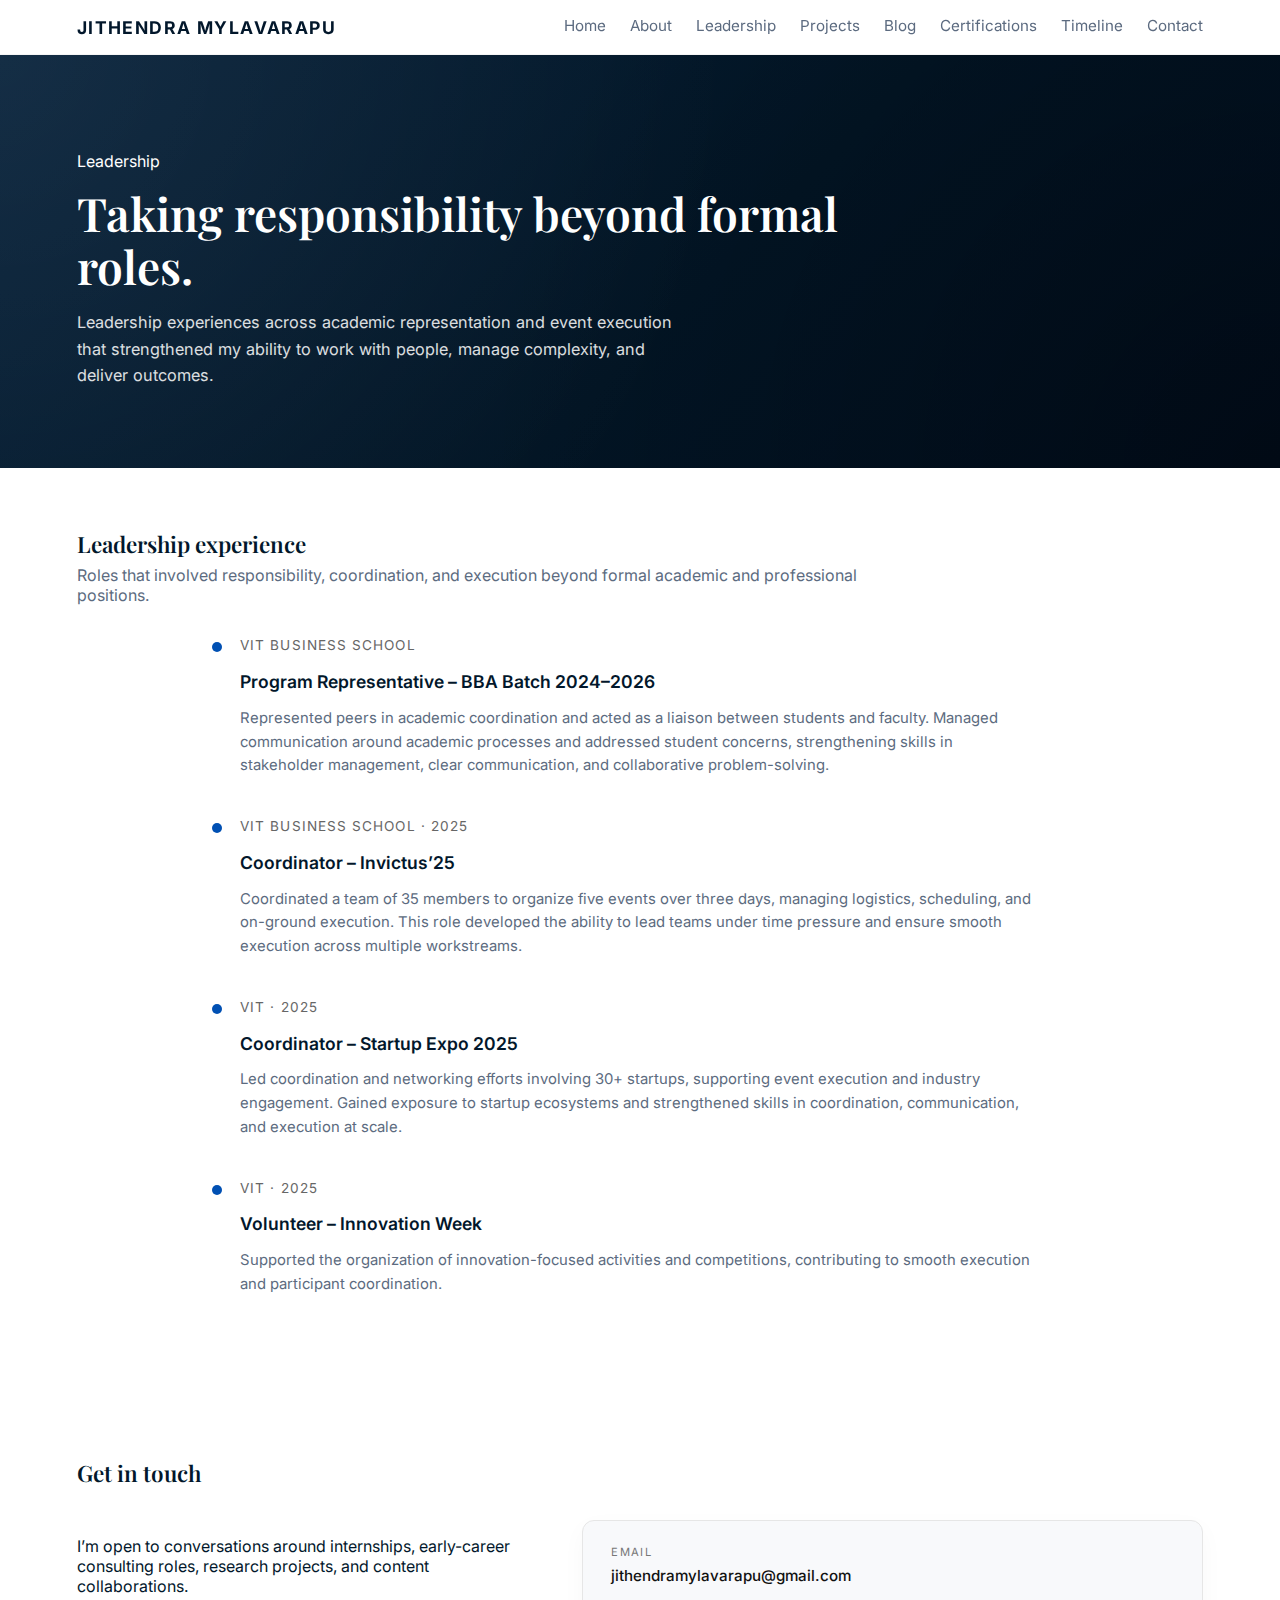
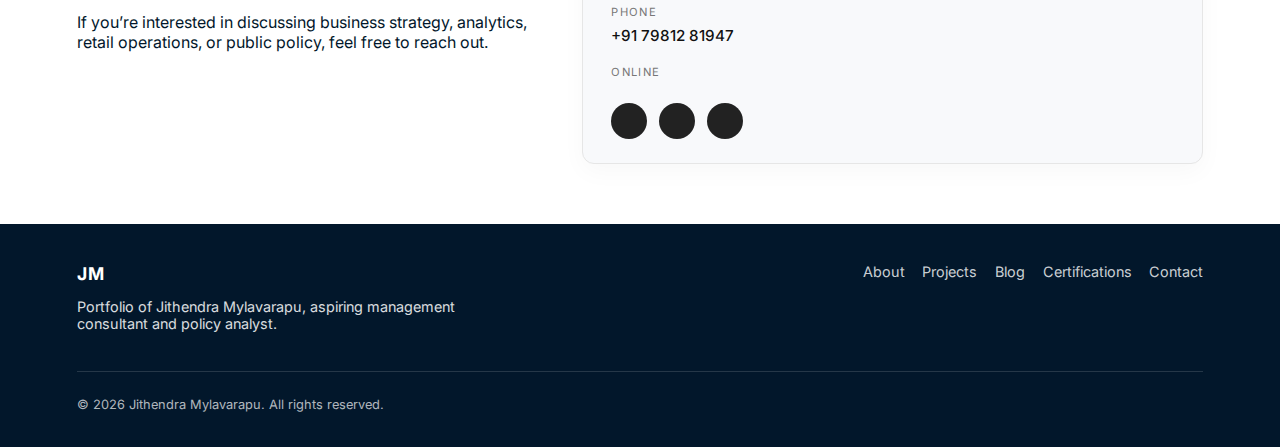
<file: leadership.html>
<!DOCTYPE html>
<html lang="en">
<head>
  <meta charset="UTF-8" />
  <meta name="viewport" content="width=device-width, initial-scale=1.0" />
  <title>Jithendra Mylavarapu | Portfolio</title>

  <!-- McKinsey-like font pairing: Playfair Display + Inter -->
  <link rel="preconnect" href="https://fonts.googleapis.com">
  <link rel="preconnect" href="https://fonts.gstatic.com" crossorigin>
  <link
    href="https://fonts.googleapis.com/css2?family=Playfair+Display:wght@500;600;700&family=Inter:wght@400;500;600&display=swap"
    rel="stylesheet">
<link
  rel="stylesheet"
  href="https://cdnjs.cloudflare.com/ajax/libs/font-awesome/6.5.1/css/all.min.css"
  integrity="sha512-DTOQO9RWCH3ppGqcWaEA1BIZOC6xxalwEsw9c2QQeAIftl+Vegovlnee1c9QX4TctnWMn13TZye+giMm8e2LwA=="
  crossorigin="anonymous"
  referrerpolicy="no-referrer"
/>

  <link rel="stylesheet" href="styles.css" />
</head>
<body>
  <header class="top-nav">
  <div class="logo">Jithendra Mylavarapu</div>
  <nav>
    <a href="index.html">Home</a>
    <a href="about.html">About</a>
    <a href="leadership.html">Leadership</a>
    <a href="projects.html">Projects</a>
    <a href="blog.html">Blog</a>
    <a href="certifications.html">Certifications</a>
    <a href="timeline.html">Timeline</a>
    <a href="index.html#contact">Contact</a>
  </nav>
</header>


  <!-- Hero -->
 <!-- Hero -->
<section class="hero">
  <div class="hero-content">
    <p class="eyebrow">Leadership</p>

    <h1>
      Taking responsibility beyond formal roles.
    </h1>

    <p class="hero-subtitle">
      Leadership experiences across academic representation and event execution
      that strengthened my ability to work with people, manage complexity,
      and deliver outcomes.
    </p>
  </div>
</section>


  <!-- ================= LEADERSHIP EXPERIENCE ================= -->
<section class="section section-light">
  <div class="section-header">
    <h2>Leadership experience</h2>
    <p>
      Roles that involved responsibility, coordination, and execution
      beyond formal academic and professional positions.
    </p>
  </div>

  <div class="timeline-static">

    <!-- Program Representative -->
    <div class="timeline-item">
      <div class="timeline-meta">
        VIT Business School
      </div>
      <h3 class="timeline-title">
        Program Representative – BBA Batch 2024–2026
      </h3>
      <p class="timeline-body">
        Represented peers in academic coordination and acted as a liaison between
        students and faculty. Managed communication around academic processes and
        addressed student concerns, strengthening skills in stakeholder management,
        clear communication, and collaborative problem-solving.
      </p>
    </div>

    <!-- Invictus -->
    <div class="timeline-item">
      <div class="timeline-meta">
        VIT Business School · 2025
      </div>
      <h3 class="timeline-title">
        Coordinator – Invictus’25
      </h3>
      <p class="timeline-body">
        Coordinated a team of 35 members to organize five events over three days,
        managing logistics, scheduling, and on-ground execution. This role developed
        the ability to lead teams under time pressure and ensure smooth execution
        across multiple workstreams.
      </p>
    </div>

    <!-- Startup Expo -->
    <div class="timeline-item">
      <div class="timeline-meta">
        VIT · 2025
      </div>
      <h3 class="timeline-title">
        Coordinator – Startup Expo 2025
      </h3>
      <p class="timeline-body">
        Led coordination and networking efforts involving 30+ startups, supporting
        event execution and industry engagement. Gained exposure to startup ecosystems
        and strengthened skills in coordination, communication, and execution at scale.
      </p>
    </div>

    <!-- Optional role (include only if you want) -->
    <div class="timeline-item">
      <div class="timeline-meta">
        VIT · 2025
      </div>
      <h3 class="timeline-title">
        Volunteer – Innovation Week
      </h3>
      <p class="timeline-body">
        Supported the organization of innovation-focused activities and competitions,
        contributing to smooth execution and participant coordination.
      </p>
    </div>

  </div>
</section>


 <!-- Contact -->
<section id="contact" class="section section-light">
  <div class="section-header">
    <h2>Get in touch</h2>
  </div>

  <div class="contact-grid">
    <!-- Left: Context -->
    <div class="contact-context">
      <p>
        I’m open to conversations around internships, early-career consulting roles,
        research projects, and content collaborations.
      </p>

      <p>
        If you’re interested in discussing business strategy, analytics,
        retail operations, or public policy, feel free to reach out.
      </p>
    </div>

    <!-- Right: Contact details -->
    <div class="contact-details">
      <div class="contact-item">
        <span class="contact-label">Email</span>
        <a href="mailto:jithendramylavarapu@gmail.com">
          jithendramylavarapu@gmail.com
        </a>
      </div>

      <div class="contact-item">
        <span class="contact-label">Phone</span>
        <a href="tel:+917981281947">
          +91 79812 81947
        </a>
      </div>

      <div class="contact-item">
        <span class="contact-label">Online</span>
        <div class="social-icons">
          <a href="https://www.linkedin.com/in/jithendra-mylavarapu-74993428a/" target="_blank">
            <i class="fab fa-linkedin-in"></i>
          </a>
          <a href="https://www.youtube.com/@JithendraMylavarapu" target="_blank">
            <i class="fab fa-youtube"></i>
          </a>
          <a href="https://www.instagram.com/jithendra.mylavarapu/" target="_blank">
            <i class="fab fa-instagram"></i>
          </a>
        </div>
      </div>
    </div>
  </div>
</section>



  <footer class="footer">
    <div class="footer-top">
      <div>
        <div class="logo">JM</div>
        <p>Portfolio of Jithendra Mylavarapu, aspiring management consultant and policy analyst.</p>
      </div>
      <div class="footer-links">
        <a href="#about">About</a>
        <a href="#projects">Projects</a>
        <a href="#blog">Blog</a>
        <a href="#certifications">Certifications</a>
        <a href="#contact">Contact</a>
      </div>
    </div>
    <div class="footer-bottom">
      <p>&copy; <span id="year"></span> Jithendra Mylavarapu. All rights reserved.</p>
    </div>
  </footer>

  <script src="main.js"></script>
</body>
</html>
</file>
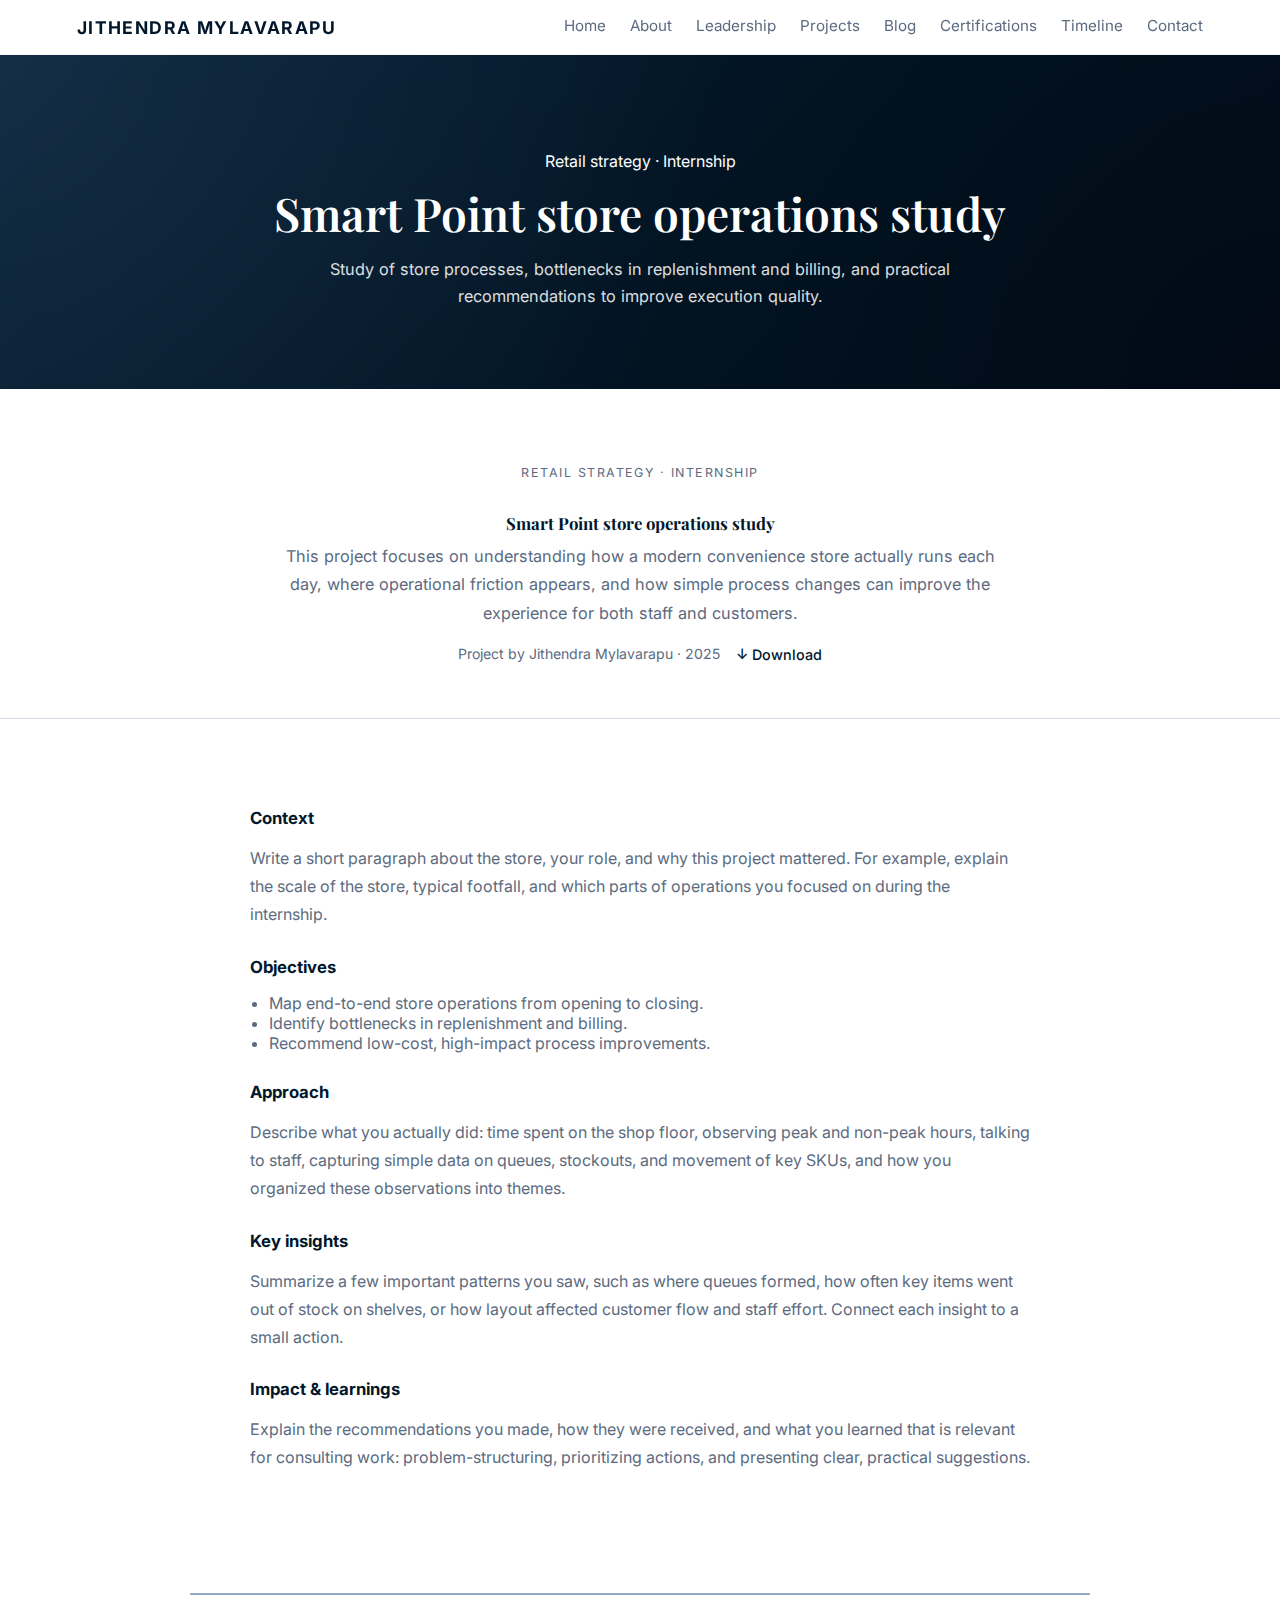
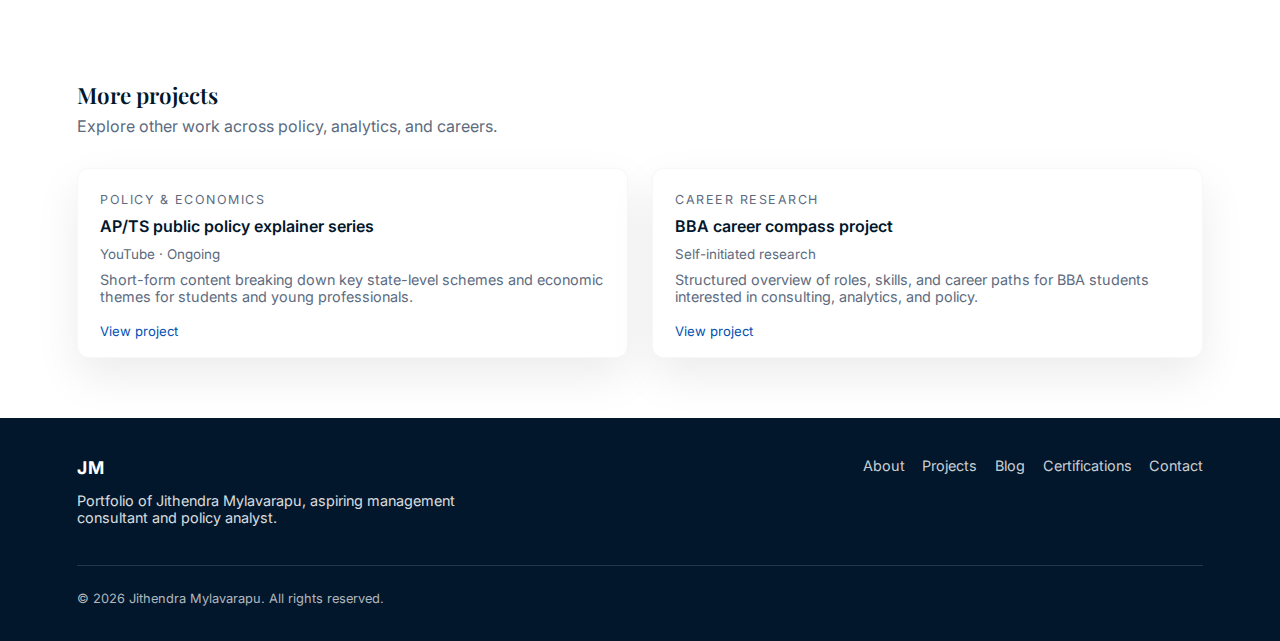
<file: project-smart-point.html>
<!DOCTYPE html>
<html lang="en">
<head>
  <meta charset="UTF-8" />
  <meta name="viewport" content="width=device-width, initial-scale=1.0" />
  <title>Smart Point store operations study | Jithendra Mylavarapu</title>

  <!-- Fonts + icons + CSS (same as other pages) -->
  <link rel="preconnect" href="https://fonts.googleapis.com" />
  <link rel="preconnect" href="https://fonts.gstatic.com" crossorigin />
  <link
    href="https://fonts.googleapis.com/css2?family=Playfair+Display:wght@500;600;700&family=Inter:wght@400;500;600&display=swap"
    rel="stylesheet"
  />
  <link
    rel="stylesheet"
    href="https://cdnjs.cloudflare.com/ajax/libs/font-awesome/6.5.1/css/all.min.css"
    crossorigin="anonymous"
    referrerpolicy="no-referrer"
  />
  <link rel="stylesheet" href="styles.css" />
</head>
<body>
  <!-- Header -->
  <header class="top-nav">
    <div class="logo">Jithendra Mylavarapu</div>
    <nav>
      <a href="index.html">Home</a>
      <a href="about.html">About</a>
      <a href="leadership.html">Leadership</a>
      <a href="projects.html">Projects</a>
      <a href="blog.html">Blog</a>
      <a href="certifications.html">Certifications</a>
      <a href="timeline.html">Timeline</a>
      <a href="index.html#contact">Contact</a>
    </nav>
  </header>

  <!-- Centered dark hero for this project -->
  <section class="hero project-hero-centered">
    <div class="hero-content project-hero-content">
      <p class="eyebrow">Retail strategy · Internship</p>
      <h1>Smart Point store operations study</h1>
      <p class="hero-subtitle">
        Study of store processes, bottlenecks in replenishment and billing, and
        practical recommendations to improve execution quality.
      </p>
    </div>
  </section>

  <!-- Article header (white) with download box -->
<section class="section section-light">
  <div class="project-article-content">
    <p class="project-article-eyebrow" style="text-align:center;">
      Retail strategy · Internship
    </p>
    <h2 class="project-article-title" style="text-align:center;">
      Smart Point store operations study
    </h2>
    <p class="project-article-subtitle" style="text-align:center; max-width:720px; margin:0 auto 0.8rem;">
      This project focuses on understanding how a modern convenience store
      actually runs each day, where operational friction appears, and how
      simple process changes can improve the experience for both staff and
      customers.
    </p>
    <p class="project-article-byline" style="text-align:center; color:var(--text-muted);">
      Project by Jithendra Mylavarapu · 2025
      <a href="#" class="project-inline-download">
        <span class="project-inline-download-icon">↓</span>
        Download
      </a>
    </p>
  </div>
</section>


  <!-- Main article body -->
  <section class="section section-light project-article-body">
    <div class="project-article-content">
      <h2>Context</h2>
      <p>
        Write a short paragraph about the store, your role, and why this project
        mattered. For example, explain the scale of the store, typical footfall,
        and which parts of operations you focused on during the internship.
      </p>

      <h2>Objectives</h2>
      <ul>
        <li>Map end-to-end store operations from opening to closing.</li>
        <li>Identify bottlenecks in replenishment and billing.</li>
        <li>Recommend low-cost, high-impact process improvements.</li>
      </ul>

      <h2>Approach</h2>
      <p>
        Describe what you actually did: time spent on the shop floor, observing
        peak and non-peak hours, talking to staff, capturing simple data on
        queues, stockouts, and movement of key SKUs, and how you organized
        these observations into themes.
      </p>

      <h2>Key insights</h2>
      <p>
        Summarize a few important patterns you saw, such as where queues formed,
        how often key items went out of stock on shelves, or how layout affected
        customer flow and staff effort. Connect each insight to a small action.
      </p>

      <h2>Impact & learnings</h2>
      <p>
        Explain the recommendations you made, how they were received, and what
        you learned that is relevant for consulting work: problem-structuring,
        prioritizing actions, and presenting clear, practical suggestions.
      </p>

      <p style="margin-top:2rem;">
        <a href="projects.html" class="btn-secondary">← Back to all projects</a>
      </p>
    </div>
  </section>

  <div class="project-divider"></div>  


  <!-- More projects -->
  <section class="section section-light project-more">
    <div class="section-header">
      <h2>More projects</h2>
      <p>Explore other work across policy, analytics, and careers.</p>
    </div>
    <div class="cards-grid">
      <article class="card">
        <div class="card-eyebrow">Policy & economics</div>
        <div class="card-title">AP/TS public policy explainer series</div>
        <div class="card-meta">YouTube · Ongoing</div>
        <div class="card-body">
          Short-form content breaking down key state-level schemes and
          economic themes for students and young professionals.
        </div>
        <div class="card-footer">
          <a href="project-policy-explainer.html">View project</a>
        </div>
      </article>

      <article class="card">
        <div class="card-eyebrow">Career research</div>
        <div class="card-title">BBA career compass project</div>
        <div class="card-meta">Self-initiated research</div>
        <div class="card-body">
          Structured overview of roles, skills, and career paths for BBA
          students interested in consulting, analytics, and policy.
        </div>
        <div class="card-footer">
          <a href="project-bba-compass.html">View project</a>
        </div>
      </article>
    </div>
  </section>

  <!-- Footer -->
  <footer class="footer">
    <div class="footer-top">
      <div>
        <div class="logo">JM</div>
        <p>
          Portfolio of Jithendra Mylavarapu, aspiring management consultant and
          policy analyst.
        </p>
      </div>
      <div class="footer-links">
        <a href="about.html">About</a>
        <a href="projects.html">Projects</a>
        <a href="blog.html">Blog</a>
        <a href="certifications.html">Certifications</a>
        <a href="index.html#contact">Contact</a>
      </div>
    </div>
    <div class="footer-bottom">
      <p>&copy; <span id="year"></span> Jithendra Mylavarapu. All rights reserved.</p>
    </div>
  </footer>

  <script src="main.js"></script>
</body>
</html>
</file>
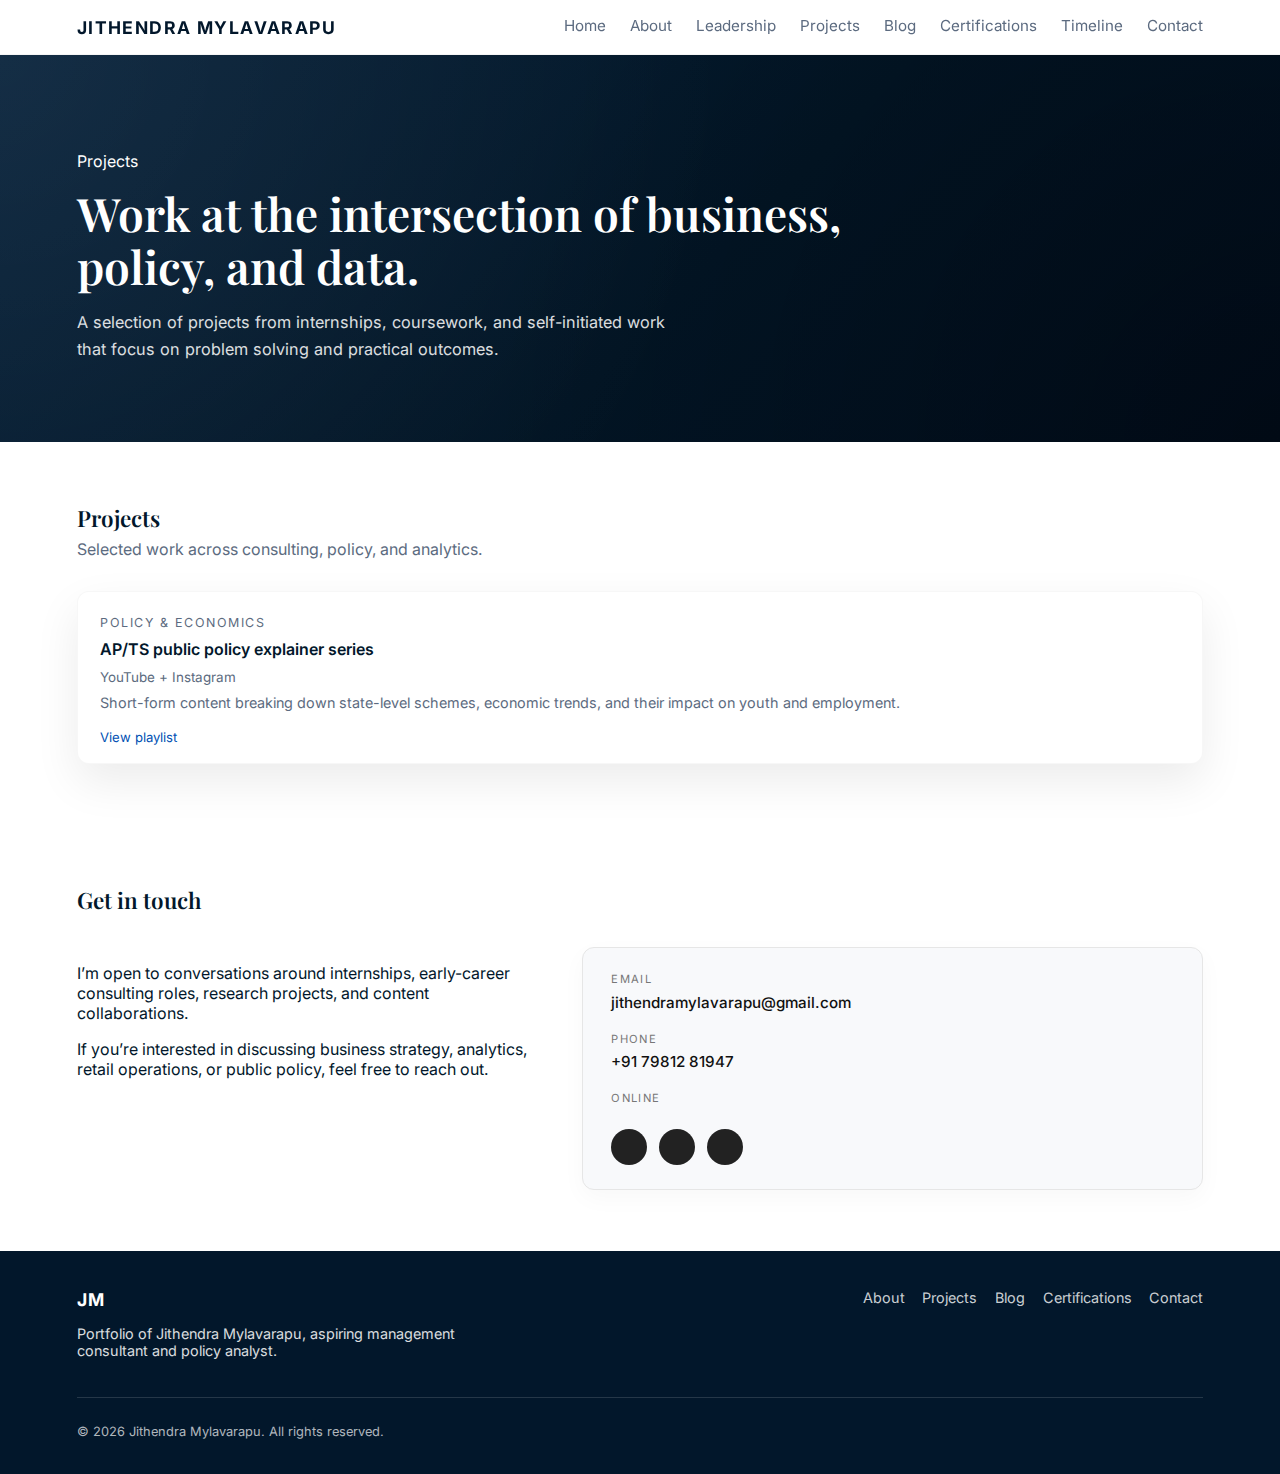
<file: projects.html>
<!DOCTYPE html>
<html lang="en">
<head>
  <meta charset="UTF-8" />
  <meta name="viewport" content="width=device-width, initial-scale=1.0" />
 <title>Projects | Jithendra Mylavarapu</title>

  <!-- McKinsey-like font pairing: Playfair Display + Inter -->
  <link rel="preconnect" href="https://fonts.googleapis.com">
  <link rel="preconnect" href="https://fonts.gstatic.com" crossorigin>
  <link
    href="https://fonts.googleapis.com/css2?family=Playfair+Display:wght@500;600;700&family=Inter:wght@400;500;600&display=swap"
    rel="stylesheet">
<link
  rel="stylesheet"
  href="https://cdnjs.cloudflare.com/ajax/libs/font-awesome/6.5.1/css/all.min.css"
  integrity="sha512-DTOQO9RWCH3ppGqcWaEA1BIZOC6xxalwEsw9c2QQeAIftl+Vegovlnee1c9QX4TctnWMn13TZye+giMm8e2LwA=="
  crossorigin="anonymous"
  referrerpolicy="no-referrer"
/>

  <link rel="stylesheet" href="styles.css" />
</head>
<body>
  <header class="top-nav">
  <div class="logo">Jithendra Mylavarapu</div>
  <nav>
    <a href="index.html">Home</a>
    <a href="about.html">About</a>
    <a href="leadership.html">Leadership</a>
    <a href="projects.html">Projects</a>
    <a href="blog.html">Blog</a>
    <a href="certifications.html">Certifications</a>
    <a href="timeline.html">Timeline</a>
    <a href="index.html#contact">Contact</a>
  </nav>
</header>


  <!-- Hero -->
  <section class="hero">
  <div class="hero-content">
    <p class="eyebrow">Projects</p>
    <h1>Work at the intersection of business, policy, and data.</h1>
    <p class="hero-subtitle">
      A selection of projects from internships, coursework, and self-initiated work
      that focus on problem solving and practical outcomes.
    </p>
  </div>
</section>

  <!-- Projects -->
  <section id="projects" class="section section-light">
    <div class="section-header">
      <h2>Projects</h2>
      <p>Selected work across consulting, policy, and analytics.</p>
    </div>
    <div id="projects-grid" class="cards-grid"></div>
  </section>

  
 <!-- Contact -->
<section id="contact" class="section section-light">
  <div class="section-header">
    <h2>Get in touch</h2>
  </div>

  <div class="contact-grid">
    <!-- Left: Context -->
    <div class="contact-context">
      <p>
        I’m open to conversations around internships, early-career consulting roles,
        research projects, and content collaborations.
      </p>

      <p>
        If you’re interested in discussing business strategy, analytics,
        retail operations, or public policy, feel free to reach out.
      </p>
    </div>

    <!-- Right: Contact details -->
    <div class="contact-details">
      <div class="contact-item">
        <span class="contact-label">Email</span>
        <a href="mailto:jithendramylavarapu@gmail.com">
          jithendramylavarapu@gmail.com
        </a>
      </div>

      <div class="contact-item">
        <span class="contact-label">Phone</span>
        <a href="tel:+917981281947">
          +91 79812 81947
        </a>
      </div>

      <div class="contact-item">
        <span class="contact-label">Online</span>
        <div class="social-icons">
          <a href="https://www.linkedin.com/in/jithendra-mylavarapu-74993428a/" target="_blank">
            <i class="fab fa-linkedin-in"></i>
          </a>
          <a href="https://www.youtube.com/@JithendraMylavarapu" target="_blank">
            <i class="fab fa-youtube"></i>
          </a>
          <a href="https://www.instagram.com/jithendra.mylavarapu/" target="_blank">
            <i class="fab fa-instagram"></i>
          </a>
        </div>
      </div>
    </div>
  </div>
</section>


  <footer class="footer">
    <div class="footer-top">
      <div>
        <div class="logo">JM</div>
        <p>Portfolio of Jithendra Mylavarapu, aspiring management consultant and policy analyst.</p>
      </div>
      <div class="footer-links">
        <a href="#about">About</a>
        <a href="#projects">Projects</a>
        <a href="#blog">Blog</a>
        <a href="#certifications">Certifications</a>
        <a href="#contact">Contact</a>
      </div>
    </div>
    <div class="footer-bottom">
      <p>&copy; <span id="year"></span> Jithendra Mylavarapu. All rights reserved.</p>
    </div>
  </footer>

  <script src="main.js"></script>
</body>
</html>
</file>
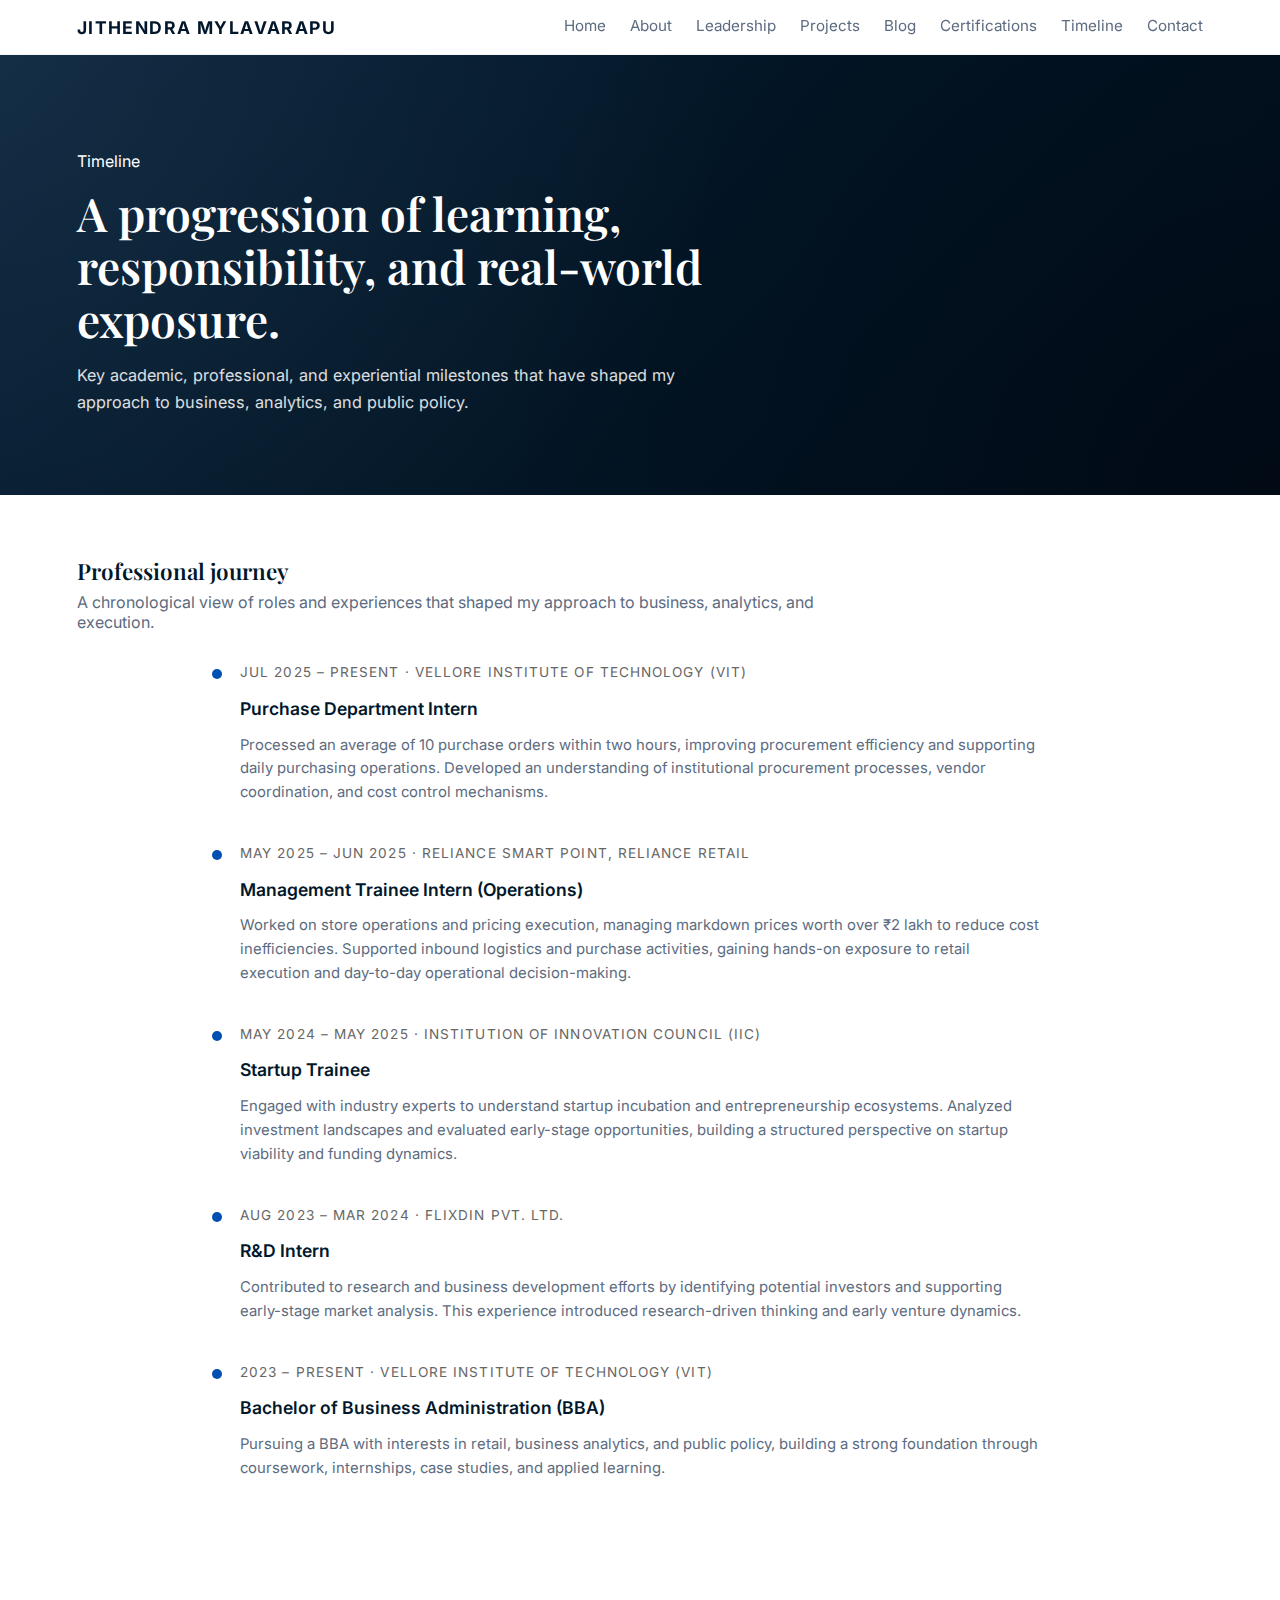
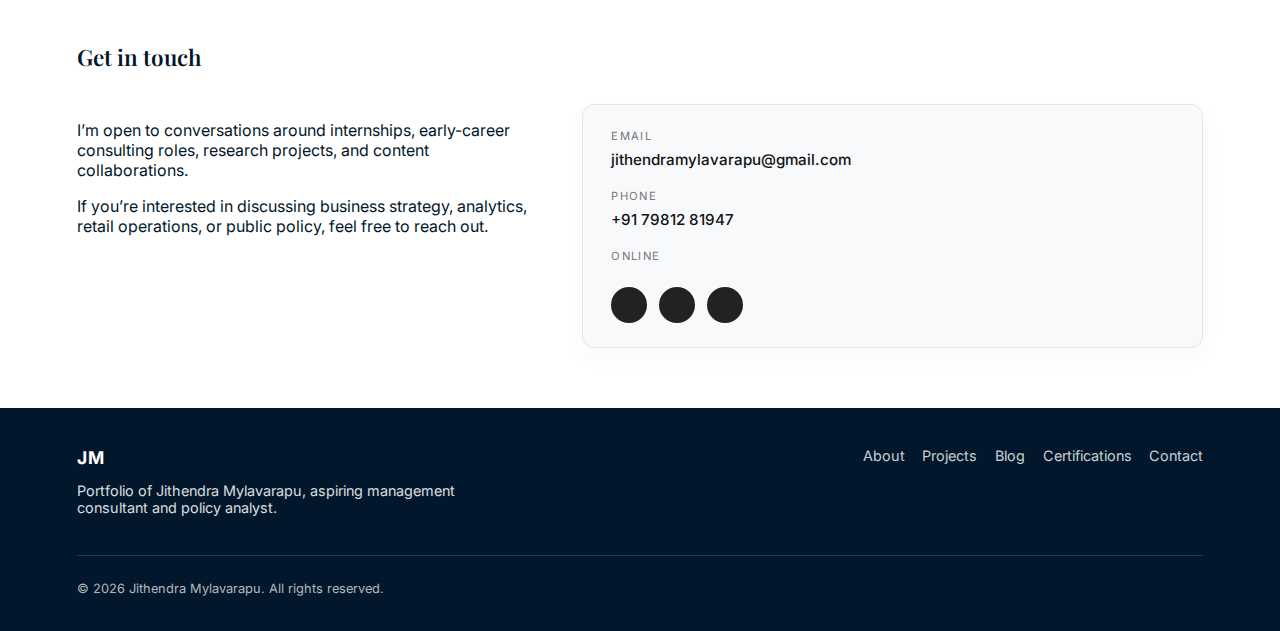
<file: timeline.html>
<!DOCTYPE html>
<html lang="en">
<head>
  <meta charset="UTF-8" />
  <meta name="viewport" content="width=device-width, initial-scale=1.0" />
  <title>Jithendra Mylavarapu | Portfolio</title>

  <!-- McKinsey-like font pairing: Playfair Display + Inter -->
  <link rel="preconnect" href="https://fonts.googleapis.com">
  <link rel="preconnect" href="https://fonts.gstatic.com" crossorigin>
  <link
    href="https://fonts.googleapis.com/css2?family=Playfair+Display:wght@500;600;700&family=Inter:wght@400;500;600&display=swap"
    rel="stylesheet">
<link
  rel="stylesheet"
  href="https://cdnjs.cloudflare.com/ajax/libs/font-awesome/6.5.1/css/all.min.css"
  integrity="sha512-DTOQO9RWCH3ppGqcWaEA1BIZOC6xxalwEsw9c2QQeAIftl+Vegovlnee1c9QX4TctnWMn13TZye+giMm8e2LwA=="
  crossorigin="anonymous"
  referrerpolicy="no-referrer"
/>

  <link rel="stylesheet" href="styles.css" />
</head>
<body>
  <header class="top-nav">
  <div class="logo">Jithendra Mylavarapu</div>
  <nav>
    <a href="index.html">Home</a>
    <a href="about.html">About</a>
    <a href="leadership.html">Leadership</a>
    <a href="projects.html">Projects</a>
    <a href="blog.html">Blog</a>
    <a href="certifications.html">Certifications</a>
    <a href="timeline.html">Timeline</a>
    <a href="index.html#contact">Contact</a>
  </nav>
</header>


  <!-- Hero -->
  <!-- Hero -->
<section class="hero">
  <div class="hero-content">
    <p class="eyebrow">Timeline</p>

    <h1>
      A progression of learning, responsibility, and real-world exposure.
    </h1>

    <p class="hero-subtitle">
      Key academic, professional, and experiential milestones that have shaped
      my approach to business, analytics, and public policy.
    </p>
  </div>
</section>


  <!-- Timeline -->
<!-- ================= TIMELINE ================= -->
<section class="section section-light">
  <div class="section-header">
    <h2>Professional journey</h2>
    <p>
      A chronological view of roles and experiences that shaped my approach
      to business, analytics, and execution.
    </p>
  </div>

  <div class="timeline-static">

    <!-- VIT Purchase -->
    <div class="timeline-item">
      <div class="timeline-meta">
        Jul 2025 – Present · Vellore Institute of Technology (VIT)
      </div>
      <h3 class="timeline-title">
        Purchase Department Intern
      </h3>
      <p class="timeline-body">
        Processed an average of 10 purchase orders within two hours, improving
        procurement efficiency and supporting daily purchasing operations.
        Developed an understanding of institutional procurement processes,
        vendor coordination, and cost control mechanisms.
      </p>
    </div>

    <!-- Reliance -->
    <div class="timeline-item">
      <div class="timeline-meta">
        May 2025 – Jun 2025 · Reliance Smart Point, Reliance Retail
      </div>
      <h3 class="timeline-title">
        Management Trainee Intern (Operations)
      </h3>
      <p class="timeline-body">
        Worked on store operations and pricing execution, managing markdown prices
        worth over ₹2 lakh to reduce cost inefficiencies. Supported inbound logistics
        and purchase activities, gaining hands-on exposure to retail execution and
        day-to-day operational decision-making.
      </p>
    </div>

    <!-- IIC -->
    <div class="timeline-item">
      <div class="timeline-meta">
        May 2024 – May 2025 · Institution of Innovation Council (IIC)
      </div>
      <h3 class="timeline-title">
        Startup Trainee
      </h3>
      <p class="timeline-body">
        Engaged with industry experts to understand startup incubation and
        entrepreneurship ecosystems. Analyzed investment landscapes and
        evaluated early-stage opportunities, building a structured perspective
        on startup viability and funding dynamics.
      </p>
    </div>

    <!-- Flixdin -->
    <div class="timeline-item">
      <div class="timeline-meta">
        Aug 2023 – Mar 2024 · Flixdin Pvt. Ltd.
      </div>
      <h3 class="timeline-title">
        R&D Intern
      </h3>
      <p class="timeline-body">
        Contributed to research and business development efforts by identifying
        potential investors and supporting early-stage market analysis. This
        experience introduced research-driven thinking and early venture dynamics.
      </p>
    </div>

    <!-- Education -->
    <div class="timeline-item">
      <div class="timeline-meta">
        2023 – Present · Vellore Institute of Technology (VIT)
      </div>
      <h3 class="timeline-title">
        Bachelor of Business Administration (BBA)
      </h3>
      <p class="timeline-body">
        Pursuing a BBA with interests in retail, business analytics, and public
        policy, building a strong foundation through coursework, internships,
        case studies, and applied learning.
      </p>
    </div>

  </div>
</section>

 <!-- Contact -->
<section id="contact" class="section section-light">
  <div class="section-header">
    <h2>Get in touch</h2>
  </div>

  <div class="contact-grid">
    <!-- Left: Context -->
    <div class="contact-context">
      <p>
        I’m open to conversations around internships, early-career consulting roles,
        research projects, and content collaborations.
      </p>

      <p>
        If you’re interested in discussing business strategy, analytics,
        retail operations, or public policy, feel free to reach out.
      </p>
    </div>

    <!-- Right: Contact details -->
    <div class="contact-details">
      <div class="contact-item">
        <span class="contact-label">Email</span>
        <a href="mailto:jithendramylavarapu@gmail.com">
          jithendramylavarapu@gmail.com
        </a>
      </div>

      <div class="contact-item">
        <span class="contact-label">Phone</span>
        <a href="tel:+917981281947">
          +91 79812 81947
        </a>
      </div>

      <div class="contact-item">
        <span class="contact-label">Online</span>
        <div class="social-icons">
          <a href="https://www.linkedin.com/in/jithendra-mylavarapu-74993428a/" target="_blank">
            <i class="fab fa-linkedin-in"></i>
          </a>
          <a href="https://www.youtube.com/@JithendraMylavarapu" target="_blank">
            <i class="fab fa-youtube"></i>
          </a>
          <a href="https://www.instagram.com/jithendra.mylavarapu/" target="_blank">
            <i class="fab fa-instagram"></i>
          </a>
        </div>
      </div>
    </div>
  </div>
</section>

  <footer class="footer">
    <div class="footer-top">
      <div>
        <div class="logo">JM</div>
        <p>Portfolio of Jithendra Mylavarapu, aspiring management consultant and policy analyst.</p>
      </div>
      <div class="footer-links">
        <a href="#about">About</a>
        <a href="#projects">Projects</a>
        <a href="#blog">Blog</a>
        <a href="#certifications">Certifications</a>
        <a href="#contact">Contact</a>
      </div>
    </div>
    <div class="footer-bottom">
      <p>&copy; <span id="year"></span> Jithendra Mylavarapu. All rights reserved.</p>
    </div>
  </footer>

  <script src="main.js"></script>
</body>
</html>
</file>
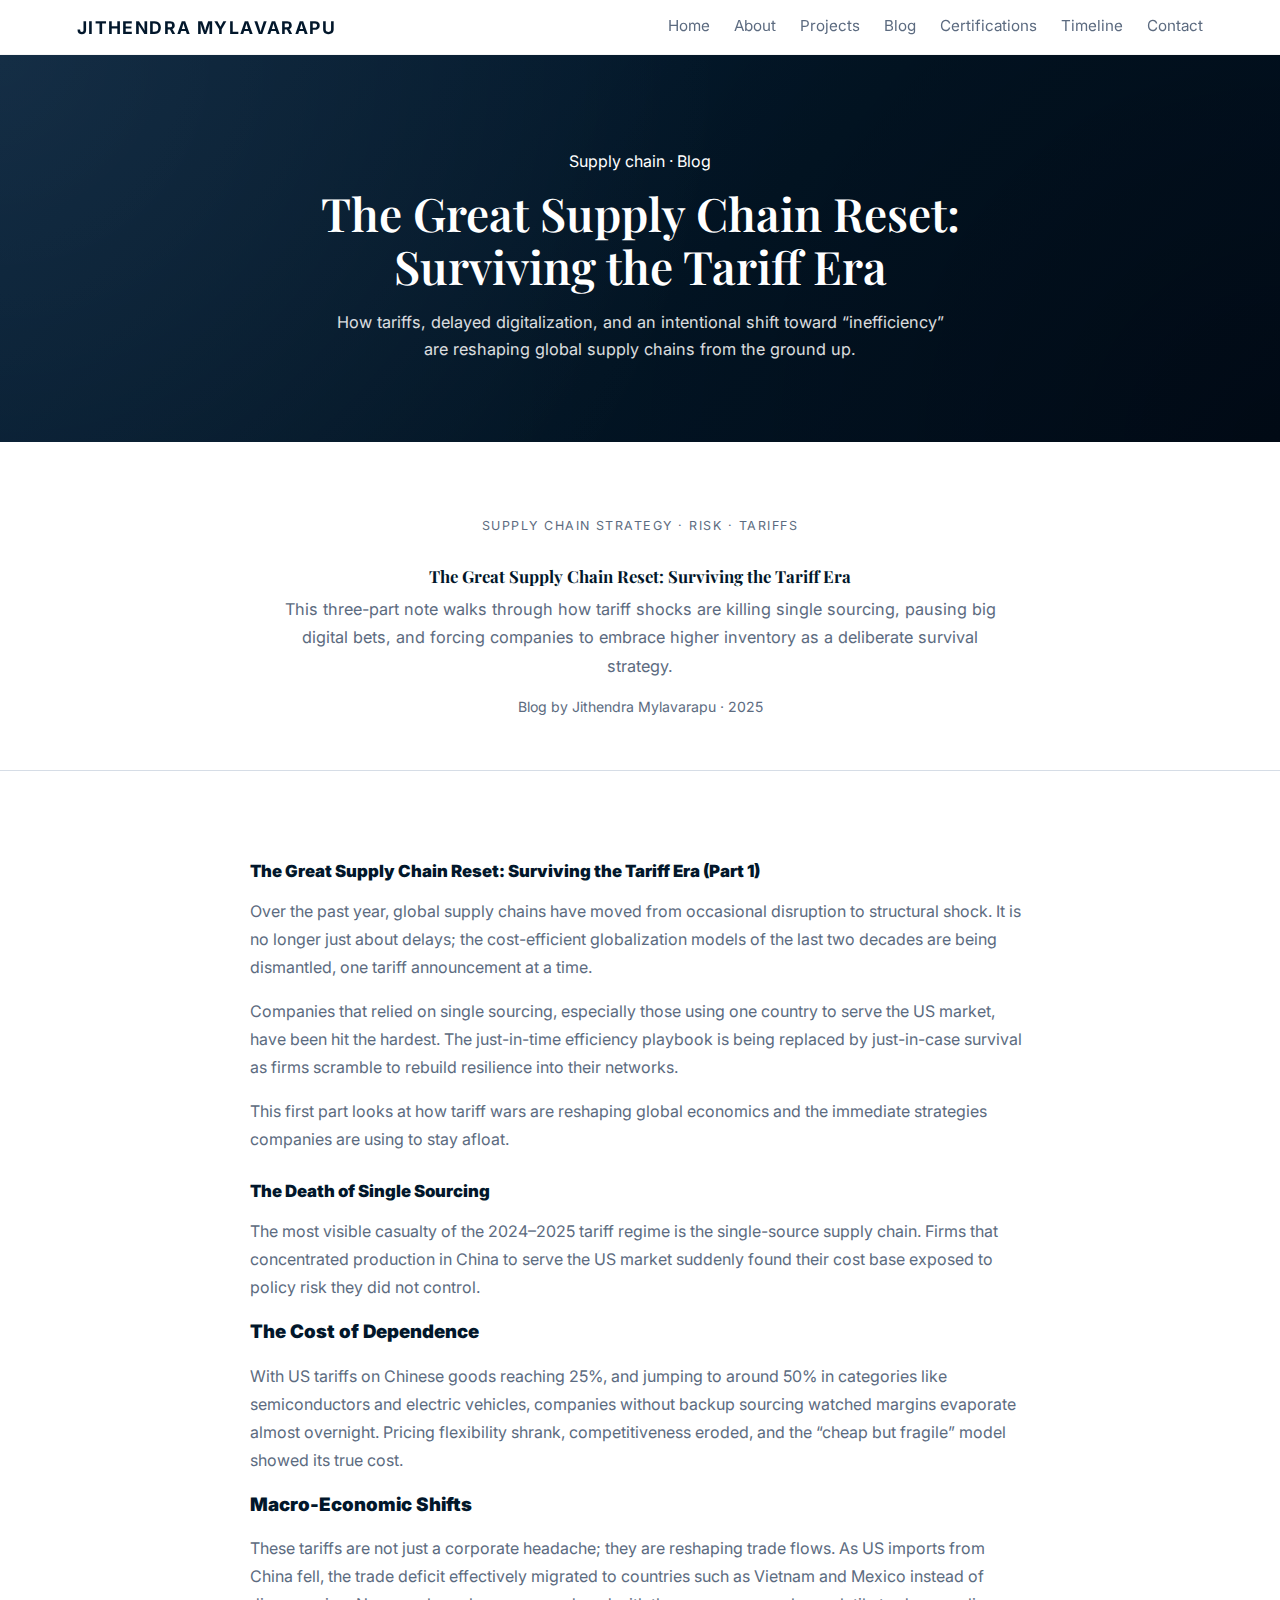
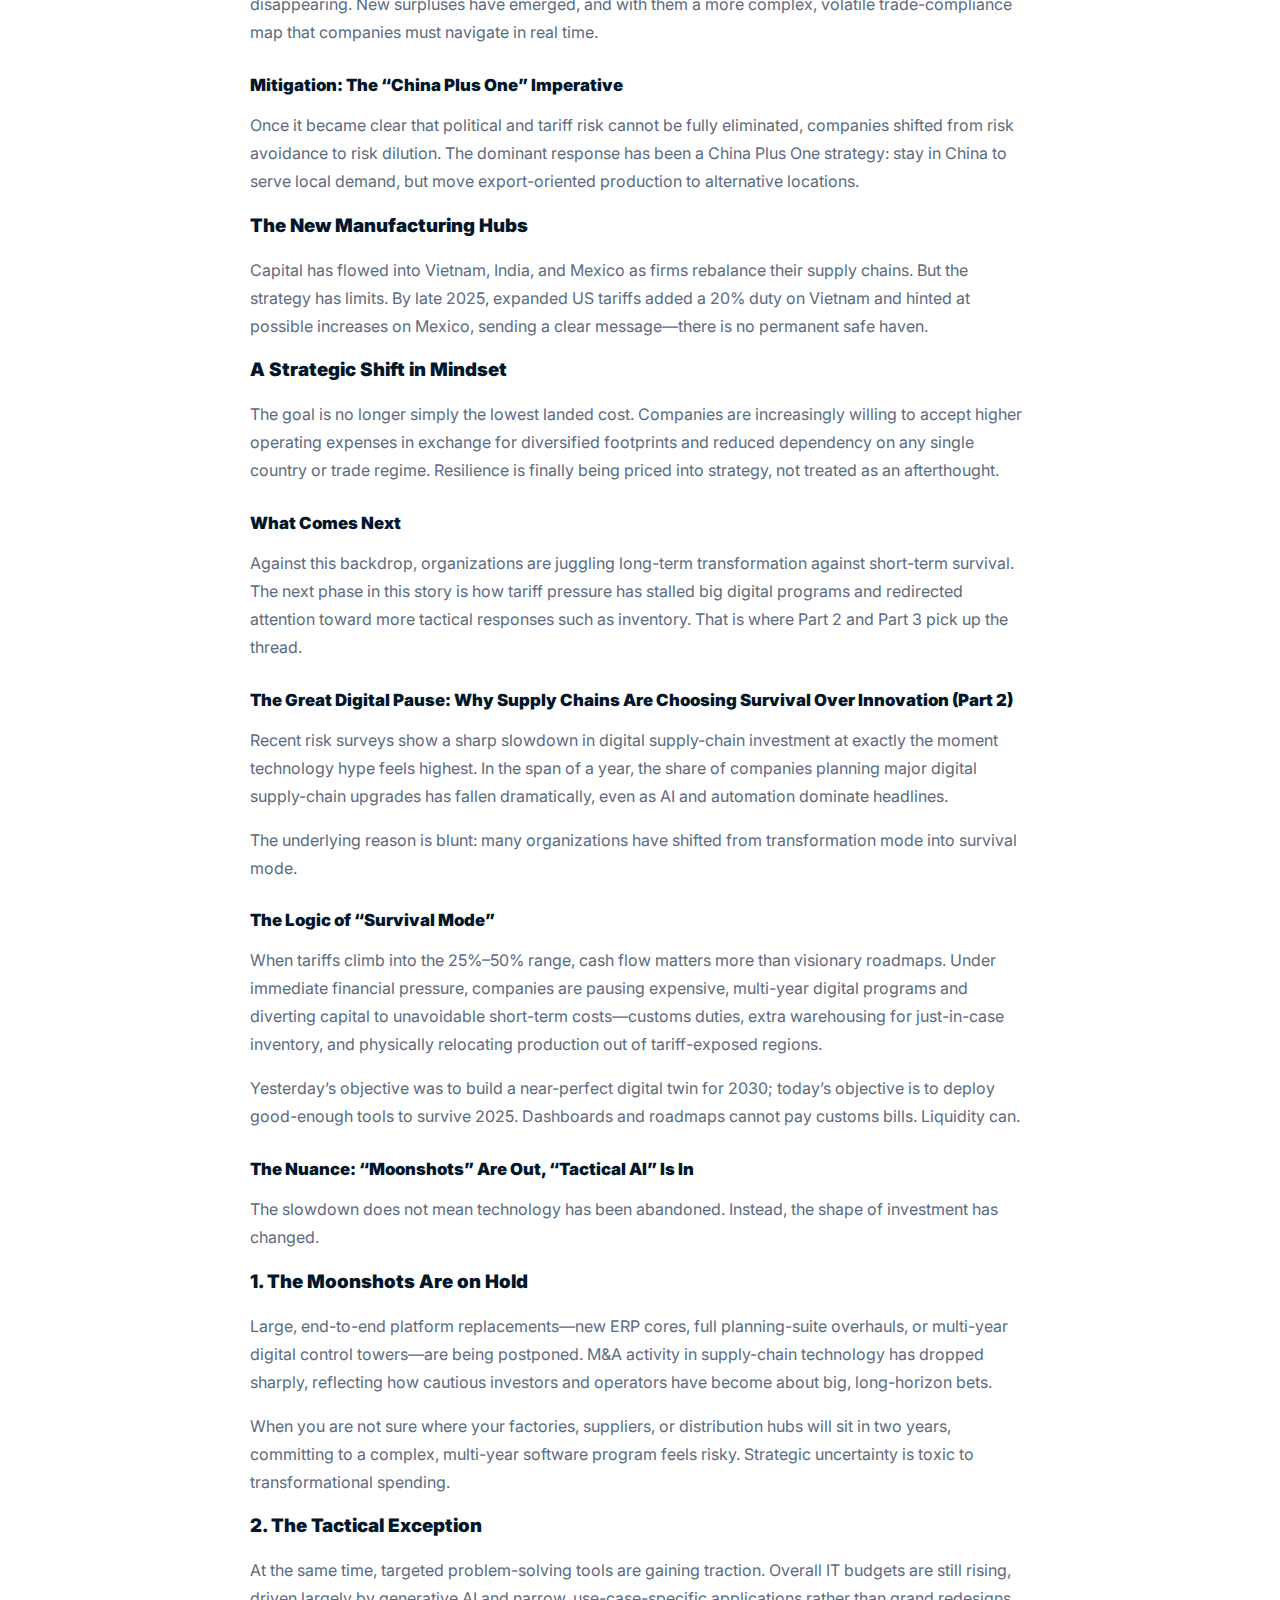
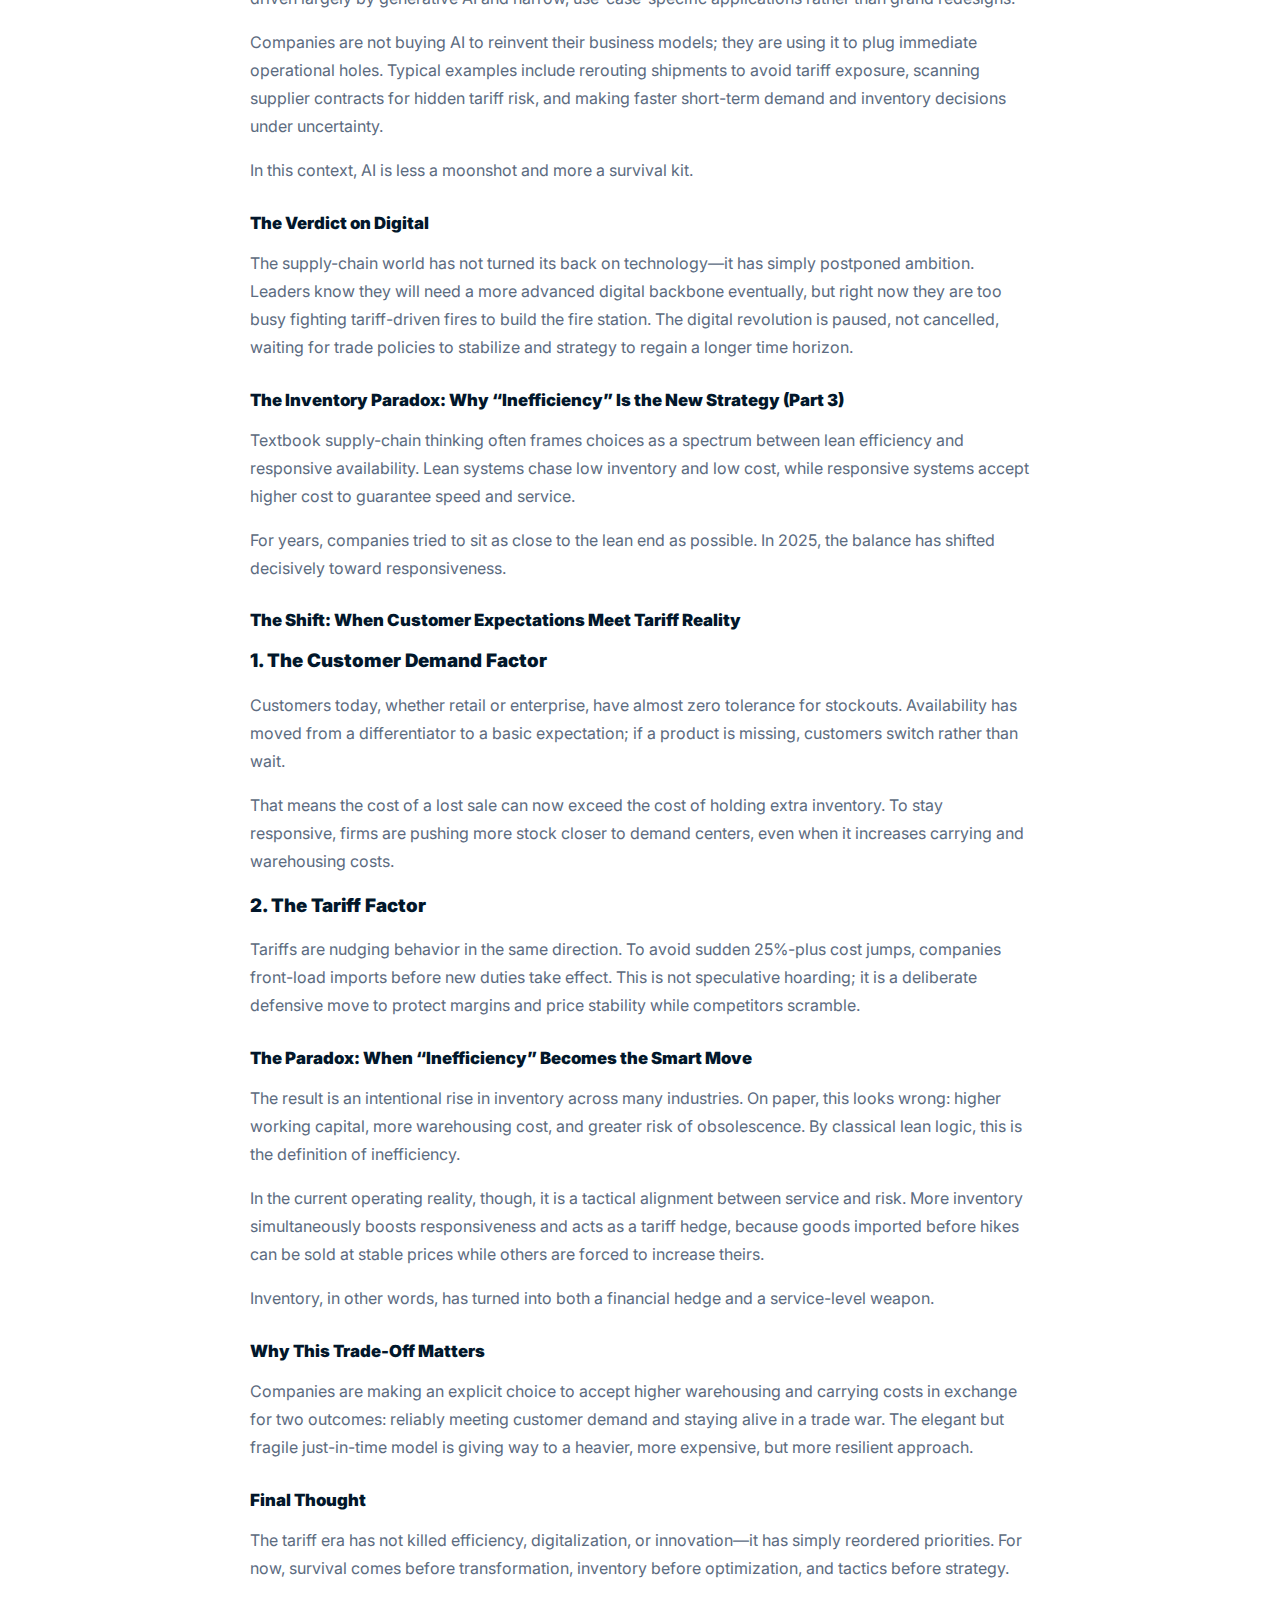
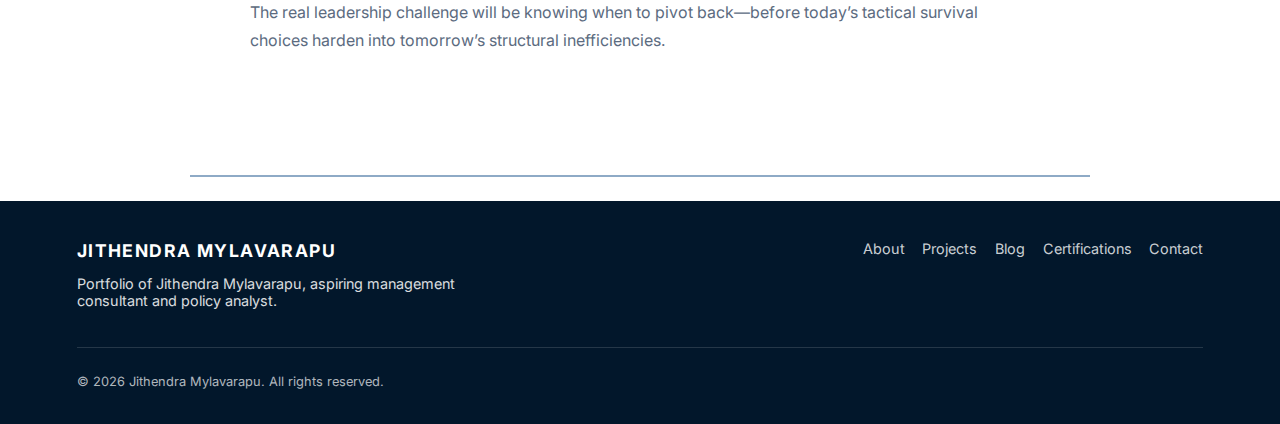
<file: why-2025-supply-chains-chose-survival.html>
<!DOCTYPE html>
<html lang="en">
<head>
  <meta charset="UTF-8" />
  <meta name="viewport" content="width=device-width, initial-scale=1.0" />
  <title>The Great Supply Chain Reset | Jithendra Mylavarapu</title>

  <!-- Fonts + icons + CSS (same as other pages) -->
  <link rel="preconnect" href="https://fonts.googleapis.com" />
  <link rel="preconnect" href="https://fonts.gstatic.com" crossorigin />
  <link
    href="https://fonts.googleapis.com/css2?family=Playfair+Display:wght@500;600;700&family=Inter:wght@400;500;600&display=swap"
    rel="stylesheet"
  />
  <link
    rel="stylesheet"
    href="https://cdnjs.cloudflare.com/ajax/libs/font-awesome/6.5.1/css/all.min.css"
    crossorigin="anonymous"
    referrerpolicy="no-referrer"
  />
  <link rel="stylesheet" href="styles.css" />
</head>
<body>
  <!-- Header -->
  <header class="top-nav">
    <div class="logo">Jithendra Mylavarapu</div>
    <nav>
      <a href="index.html">Home</a>
      <a href="about.html">About</a>
      <a href="projects.html">Projects</a>
      <a href="blog.html">Blog</a>
      <a href="certifications.html">Certifications</a>
      <a href="timeline.html">Timeline</a>
      <a href="index.html#contact">Contact</a>
    </nav>
  </header>

  <!-- Centered dark hero for this blog post -->
  <section class="hero project-hero-centered">
    <div class="hero-content project-hero-content">
      <p class="eyebrow">Supply chain · Blog</p>
      <h1>The Great Supply Chain Reset: Surviving the Tariff Era</h1>
      <p class="hero-subtitle">
        How tariffs, delayed digitalization, and an intentional shift toward “inefficiency”
        are reshaping global supply chains from the ground up.
      </p>
    </div>
  </section>

  <!-- Article header (white) -->
  <section class="section section-light">
    <div class="project-article-content">
      <p class="project-article-eyebrow" style="text-align:center;">
        Supply chain strategy · Risk · Tariffs
      </p>
      <h2 class="project-article-title" style="text-align:center;">
        The Great Supply Chain Reset: Surviving the Tariff Era
      </h2>
      <p
        class="project-article-subtitle"
        style="text-align:center; max-width:720px; margin:0 auto 0.8rem;"
      >
        This three-part note walks through how tariff shocks are killing single sourcing,
        pausing big digital bets, and forcing companies to embrace higher inventory as a
        deliberate survival strategy.
      </p>
      <p
        class="project-article-byline"
        style="text-align:center; color:var(--text-muted);"
      >
        Blog by Jithendra Mylavarapu · 2025
      </p>
    </div>
  </section>

  <!-- Main article body -->
  <section class="section section-light project-article-body">
    <div class="project-article-content">
      <!-- Part 1 -->
      <h2><strong>The Great Supply Chain Reset: Surviving the Tariff Era (Part 1)</strong></h2>
      <p>
        Over the past year, global supply chains have moved from occasional disruption
        to structural shock. It is no longer just about delays; the cost-efficient
        globalization models of the last two decades are being dismantled, one tariff
        announcement at a time.
      </p>
      <p>
        Companies that relied on single sourcing, especially those using one country to
        serve the US market, have been hit the hardest. The just-in-time efficiency
        playbook is being replaced by just-in-case survival as firms scramble to rebuild
        resilience into their networks.
      </p>
      <p>
        This first part looks at how tariff wars are reshaping global economics and the
        immediate strategies companies are using to stay afloat.
      </p>

      <h2><strong>The Death of Single Sourcing</strong></h2>
      <p>
        The most visible casualty of the 2024–2025 tariff regime is the single-source
        supply chain. Firms that concentrated production in China to serve the US market
        suddenly found their cost base exposed to policy risk they did not control.
      </p>

      <h3><strong>The Cost of Dependence</strong></h3>
      <p>
        With US tariffs on Chinese goods reaching 25%, and jumping to around 50% in
        categories like semiconductors and electric vehicles, companies without backup
        sourcing watched margins evaporate almost overnight. Pricing flexibility shrank,
        competitiveness eroded, and the “cheap but fragile” model showed its true cost.
      </p>

      <h3><strong>Macro-Economic Shifts</strong></h3>
      <p>
        These tariffs are not just a corporate headache; they are reshaping trade flows.
        As US imports from China fell, the trade deficit effectively migrated to
        countries such as Vietnam and Mexico instead of disappearing. New surpluses have
        emerged, and with them a more complex, volatile trade-compliance map that
        companies must navigate in real time.
      </p>

      <h2><strong>Mitigation: The “China Plus One” Imperative</strong></h2>
      <p>
        Once it became clear that political and tariff risk cannot be fully eliminated,
        companies shifted from risk avoidance to risk dilution. The dominant response
        has been a China Plus One strategy: stay in China to serve local demand, but
        move export-oriented production to alternative locations.
      </p>

      <h3><strong>The New Manufacturing Hubs</strong></h3>
      <p>
        Capital has flowed into Vietnam, India, and Mexico as firms rebalance their
        supply chains. But the strategy has limits. By late 2025, expanded US tariffs
        added a 20% duty on Vietnam and hinted at possible increases on Mexico, sending
        a clear message—there is no permanent safe haven.
      </p>

      <h3><strong>A Strategic Shift in Mindset</strong></h3>
      <p>
        The goal is no longer simply the lowest landed cost. Companies are increasingly
        willing to accept higher operating expenses in exchange for diversified
        footprints and reduced dependency on any single country or trade regime.
        Resilience is finally being priced into strategy, not treated as an afterthought.
      </p>

      <h2><strong>What Comes Next</strong></h2>
      <p>
        Against this backdrop, organizations are juggling long-term transformation
        against short-term survival. The next phase in this story is how tariff pressure
        has stalled big digital programs and redirected attention toward more tactical
        responses such as inventory. That is where Part 2 and Part 3 pick up the thread.
      </p>

      <!-- Part 2 -->
      <h2><strong>The Great Digital Pause: Why Supply Chains Are Choosing Survival Over Innovation (Part 2)</strong></h2>
      <p>
        Recent risk surveys show a sharp slowdown in digital supply-chain investment at
        exactly the moment technology hype feels highest. In the span of a year, the
        share of companies planning major digital supply-chain upgrades has fallen
        dramatically, even as AI and automation dominate headlines.
      </p>
      <p>
        The underlying reason is blunt: many organizations have shifted from
        transformation mode into survival mode.
      </p>

      <h2><strong>The Logic of “Survival Mode”</strong></h2>
      <p>
        When tariffs climb into the 25%–50% range, cash flow matters more than
        visionary roadmaps. Under immediate financial pressure, companies are pausing
        expensive, multi-year digital programs and diverting capital to unavoidable
        short-term costs—customs duties, extra warehousing for just-in-case inventory,
        and physically relocating production out of tariff-exposed regions.
      </p>
      <p>
        Yesterday’s objective was to build a near-perfect digital twin for 2030;
        today’s objective is to deploy good-enough tools to survive 2025. Dashboards
        and roadmaps cannot pay customs bills. Liquidity can.
      </p>

      <h2><strong>The Nuance: “Moonshots” Are Out, “Tactical AI” Is In</strong></h2>
      <p>
        The slowdown does not mean technology has been abandoned. Instead, the shape of
        investment has changed.
      </p>

      <h3><strong>1. The Moonshots Are on Hold</strong></h3>
      <p>
        Large, end-to-end platform replacements—new ERP cores, full planning-suite
        overhauls, or multi-year digital control towers—are being postponed. M&amp;A
        activity in supply-chain technology has dropped sharply, reflecting how cautious
        investors and operators have become about big, long-horizon bets.
      </p>
      <p>
        When you are not sure where your factories, suppliers, or distribution hubs will
        sit in two years, committing to a complex, multi-year software program feels
        risky. Strategic uncertainty is toxic to transformational spending.
      </p>

      <h3><strong>2. The Tactical Exception</strong></h3>
      <p>
        At the same time, targeted problem-solving tools are gaining traction. Overall
        IT budgets are still rising, driven largely by generative AI and narrow,
        use-case-specific applications rather than grand redesigns.
      </p>
      <p>
        Companies are not buying AI to reinvent their business models; they are using it
        to plug immediate operational holes. Typical examples include rerouting
        shipments to avoid tariff exposure, scanning supplier contracts for hidden
        tariff risk, and making faster short-term demand and inventory decisions under
        uncertainty.
      </p>
      <p>
        In this context, AI is less a moonshot and more a survival kit.
      </p>

      <h2><strong>The Verdict on Digital</strong></h2>
      <p>
        The supply-chain world has not turned its back on technology—it has simply
        postponed ambition. Leaders know they will need a more advanced digital backbone
        eventually, but right now they are too busy fighting tariff-driven fires to
        build the fire station. The digital revolution is paused, not cancelled, waiting
        for trade policies to stabilize and strategy to regain a longer time horizon.
      </p>

      <!-- Part 3 -->
      <h2><strong>The Inventory Paradox: Why “Inefficiency” Is the New Strategy (Part 3)</strong></h2>
      <p>
        Textbook supply-chain thinking often frames choices as a spectrum between lean
        efficiency and responsive availability. Lean systems chase low inventory and low
        cost, while responsive systems accept higher cost to guarantee speed and
        service.
      </p>
      <p>
        For years, companies tried to sit as close to the lean end as possible. In 2025,
        the balance has shifted decisively toward responsiveness.
      </p>

      <h2><strong>The Shift: When Customer Expectations Meet Tariff Reality</strong></h2>

      <h3><strong>1. The Customer Demand Factor</strong></h3>
      <p>
        Customers today, whether retail or enterprise, have almost zero tolerance for
        stockouts. Availability has moved from a differentiator to a basic expectation;
        if a product is missing, customers switch rather than wait.
      </p>
      <p>
        That means the cost of a lost sale can now exceed the cost of holding extra
        inventory. To stay responsive, firms are pushing more stock closer to demand
        centers, even when it increases carrying and warehousing costs.
      </p>

      <h3><strong>2. The Tariff Factor</strong></h3>
      <p>
        Tariffs are nudging behavior in the same direction. To avoid sudden 25%-plus
        cost jumps, companies front-load imports before new duties take effect. This is
        not speculative hoarding; it is a deliberate defensive move to protect margins
        and price stability while competitors scramble.
      </p>

      <h2><strong>The Paradox: When “Inefficiency” Becomes the Smart Move</strong></h2>
      <p>
        The result is an intentional rise in inventory across many industries. On paper,
        this looks wrong: higher working capital, more warehousing cost, and greater
        risk of obsolescence. By classical lean logic, this is the definition of
        inefficiency.
      </p>
      <p>
        In the current operating reality, though, it is a tactical alignment between
        service and risk. More inventory simultaneously boosts responsiveness and acts
        as a tariff hedge, because goods imported before hikes can be sold at stable
        prices while others are forced to increase theirs.
      </p>
      <p>
        Inventory, in other words, has turned into both a financial hedge and a
        service-level weapon.
      </p>

      <h2><strong>Why This Trade-Off Matters</strong></h2>
      <p>
        Companies are making an explicit choice to accept higher warehousing and
        carrying costs in exchange for two outcomes: reliably meeting customer demand
        and staying alive in a trade war. The elegant but fragile just-in-time model is
        giving way to a heavier, more expensive, but more resilient approach.
      </p>

      <h2><strong>Final Thought</strong></h2>
      <p>
        The tariff era has not killed efficiency, digitalization, or innovation—it has
        simply reordered priorities. For now, survival comes before transformation,
        inventory before optimization, and tactics before strategy.
      </p>
      <p>
        The real leadership challenge will be knowing when to pivot back—before today’s
        tactical survival choices harden into tomorrow’s structural inefficiencies.
      </p>

      <p style="margin-top:2rem;">
        <a href="blog.html" class="btn-secondary">← Back to all posts</a>
      </p>
    </div>
  </section>

  <div class="project-divider"></div>

  <!--  ////<section class="section section-light project-more">
   / //<div class="section-header">
      <h2>More posts</h2>
      <p>Explore other notes on policy, careers, and retail operations.</p>
    </div>
    <div class="cards-grid">
      <article class="card">
        <div class="card-eyebrow">Career · Blog</div>
        <div class="card-title">Building a consulting mindset as a BBA student</div>
        <div class="card-meta">Skills · Problem solving</div>
        <div class="card-body">
          Simple ways to practice structured thinking, communication, and problem-solving
          while still in college.
        </div>
        <div class="card-footer">
          <a href="blog-consulting-mindset.html">Read article</a>
        </div>
      </article>

      <article class="card">
        <div class="card-eyebrow">Retail · Blog</div>
        <div class="card-title">What retail internships teach you about execution</div>
        <div class="card-meta">Operations · Early career</div>
        <div class="card-body">
          Lessons from the shop floor on throughput, layout, and the operational details
          that drive daily performance.
        </div>
        <div class="card-footer">
          <a href="blog-retail-internship.html">Read article</a>
        </div>
      </article>
    </div>
  </section> when needed add more posts here-->

  <!-- Footer -->
  <footer class="footer">
    <div class="footer-top">
      <div>
        <div class="logo">Jithendra Mylavarapu</div>
        <p>
          Portfolio of Jithendra Mylavarapu, aspiring management consultant and
          policy analyst.
        </p>
      </div>
      <div class="footer-links">
        <a href="about.html">About</a>
        <a href="projects.html">Projects</a>
        <a href="blog.html">Blog</a>
        <a href="certifications.html">Certifications</a>
        <a href="index.html#contact">Contact</a>
      </div>
    </div>
    <div class="footer-bottom">
      <p>&copy; <span id="year"></span> Jithendra Mylavarapu. All rights reserved.</p>
    </div>
  </footer>

  <script src="main.js"></script>
</body>
</html>
</file>
<file: styles.css>
:root {
  --bg-light: #ffffff;
  --bg-dark: #02172b;
  --bg-muted: #f4f5f7;
  --text-main: #02172b;
  --text-muted: #5c6b80;
  --accent: #0050b3;
  --accent-soft: #e6f0ff;
  --border-soft: #d6dde6;
  --radius-lg: 12px;
  --radius-md: 8px;
  --radius-sm: 4px;
  --shadow-soft: 0 18px 45px rgba(0, 0, 0, 0.08);
}

*,
*::before,
*::after {
  box-sizing: border-box;
}

html,
body {
  margin: 0;
  padding: 0;
  /* Body font = Inter (McKinsey-like sans-serif) */
  font-family: "Inter", system-ui, -apple-system, BlinkMacSystemFont, "Segoe UI", sans-serif;
  color: var(--text-main);
  background: var(--bg-light);
  scroll-behavior: smooth;
}

/* Top nav */

.top-nav {
  position: sticky;
  top: 0;
  z-index: 100;
  display: flex;
  align-items: center;
  justify-content: space-between;
  padding: 1rem 6vw;
  background: rgba(255, 255, 255, 0.94);
  backdrop-filter: blur(16px);
  border-bottom: 1px solid rgba(0, 0, 0, 0.04);
}

.logo {
  font-weight: 700;
  font-size: 1.1rem;
  letter-spacing: 0.08em;
  text-transform: uppercase;
  color: var(--text-main);
}

.top-nav nav {
  display: flex;
  gap: 1.5rem;
  font-size: 0.95rem;
}

.top-nav nav a {
  text-decoration: none;
  color: var(--text-muted);
  position: relative;
  padding-bottom: 0.2rem;
}

.top-nav nav a::after {
  content: "";
  position: absolute;
  left: 0;
  bottom: 0;
  width: 0;
  height: 2px;
  background: var(--accent);
  transition: width 0.2s ease;
}

.top-nav nav a:hover {
  color: var(--text-main);
}

.top-nav nav a:hover::after {
  width: 100%;
}

/* Hero */

.hero {
  position: relative;
  padding: 5rem 6vw 4rem;
  background: linear-gradient(135deg, #06213a 0%, #021525 55%, #010f20 100%);
  color: #ffffff;
  overflow: hidden;
}

/* Soft shaded overlay on top of the background */
.hero::before {
  content: "";
  position: absolute;
  inset: 0;
  background: radial-gradient(circle at top left, rgba(255,255,255,0.06), transparent 55%),
              radial-gradient(circle at bottom right, rgba(0,0,0,0.35), transparent 60%);
  pointer-events: none;
}

.hero-content {
  position: relative; /* keeps text above the shade */
  max-width: 780px;
}

/* Hero headline uses Playfair Display (serif) */
.hero h1 {
  font-family: "Playfair Display", "Times New Roman", serif;
  font-weight: 600;
  font-size: clamp(2.5rem, 3.6vw, 3.4rem);
  line-height: 1.15;
  margin: 0 0 1rem;
}

.hero-subtitle {
  max-width: 620px;
  font-size: 1.02rem;
  line-height: 1.6;
  opacity: 0.85;
}

.hero-cta {
  margin-top: 1.8rem;
  display: flex;
  flex-wrap: wrap;
  gap: 0.75rem;
}

/* Centered hero for project detail page */
.project-hero-centered {
  background: linear-gradient(135deg, #06213a 0%, #021525 55%, #010f20 100%);
  text-align: center;
}

.project-hero-content {
  max-width: 780px;
  margin: 0 auto;
}

.project-hero-centered .hero-subtitle {
  margin-left: auto;
  margin-right: auto;
}


/* Buttons */

.btn-primary,
.btn-secondary {
  display: inline-flex;
  align-items: center;
  justify-content: center;
  padding: 0.7rem 1.4rem;
  border-radius: 999px;
  font-size: 0.9rem;
  font-weight: 600;
  cursor: pointer;
  border: 1px solid transparent;
  text-decoration: none;
}

.btn-primary {
  background: #ffffff;
  color: var(--text-main);
}



.view-more-link:hover {
  background: rgba(2, 23, 43, 0.06);
}


.btn-primary:hover {
  background: #f3f4f7;
}

.btn-secondary {
  background: transparent;
  color: #ffffff;
  border-color: rgba(255, 255, 255, 0.4);
}

.view-more-projects {
  margin-top: 0.9rem;
  border-color: #171515;
  color: #191818;
  background: transparent;
  font-weight: 500;
}

.view-more-projects:hover {
  background: #ffffff;
  color: #02172b;
}

.view-more-blog {
  margin-top: 0.9rem;
  border-color: #f5f3ee;   /* cream */
  color: #f5f3ee;
  background: transparent;
  font-weight: 500;
}

.view-more-blog:hover {
  background: #f5f3ee;
  color: #02172b;
}


.btn-secondary:hover {
  background: rgba(255, 255, 255, 0.06);
}

/* Sections */

.section {
  padding: 3.8rem 6vw;
}

.section-light {
  background: var(--bg-light);
}

.section-dark {
  background: var(--bg-muted);
}


/* Dark blog section matching hero tone with gradient shade ONLY on background */
.blog-section {
  background: linear-gradient(135deg, #06213a 0%, #021525 55%, #010f20 100%);
  color: #ffffff;
}

/* Make blog header text white instead of muted */
.blog-section .section-header p {
  color: rgba(255, 255, 255, 0.8);
}

/* In dark area, cards should be slightly lighter so they pop */
.blog-section .card {
  background: #071c33;
  border-color: rgba(255, 255, 255, 0.08);
  box-shadow: 0 18px 45px rgba(0, 0, 0, 0.5);
}

.blog-section .card-title {
  color: #ffffff;
}

.blog-section .card-body,
.blog-section .card-meta,
.blog-section .card-eyebrow {
  color: rgba(255, 255, 255, 0.78);
}

.blog-section .card-footer a {
  color: #7fb6ff;
}


.section-header {
  max-width: 780px;
  margin-bottom: 2rem;
}

/* Section titles also use the serif for a McKinsey feel */
.section-header h2 {
  margin: 0 0 0.4rem;
  font-size: 1.4rem;
  font-family: "Playfair Display", "Times New Roman", serif;
  font-weight: 600;
}

.section-header p {
  margin: 0;
  color: var(--text-muted);
}

/* About */

.about-grid {
  display: grid;
  grid-template-columns: minmax(0, 2.2fr) minmax(0, 1.5fr);
  gap: 2.5rem;
}

.about-main h3 {
  margin-top: 0;
}

.about-main p {
  line-height: 1.7;
  color: var(--text-muted);
}

.about-sidebar h4 {
  margin: 0 0 0.5rem;
  font-size: 0.95rem;
  text-transform: uppercase;
  letter-spacing: 0.08em;
  color: var(--text-muted);
}

.about-sidebar ul {
  list-style: none;
  padding: 0;
  margin: 0 0 1.2rem;
}

.about-sidebar li {
  padding: 0.25rem 0;
  font-size: 0.92rem;
}

/* Timeline */

.timeline-list {
  border-left: 2px solid var(--border-soft);
  padding-left: 1.5rem;
  display: flex;
  flex-direction: column;
  gap: 1.5rem;
}

.timeline-item {
  position: relative;
}

.timeline-item::before {
  content: "";
  position: absolute;
  left: -1.72rem;
  top: 0.3rem;
  width: 10px;
  height: 10px;
  border-radius: 999px;
  background: var(--accent);
}

.timeline-meta {
  font-size: 0.8rem;
  text-transform: uppercase;
  letter-spacing: 0.08em;
  color: var(--text-muted);
  margin-bottom: 0.2rem;
}

.timeline-title {
  font-weight: 600;
  margin-bottom: 0.25rem;
}

.timeline-body {
  font-size: 0.93rem;
  color: var(--text-muted);
}

/* Cards */

.cards-grid {
  display: grid;
  grid-template-columns: repeat(auto-fit, minmax(260px, 1fr));
  gap: 1.5rem;
}

.card {
  background: #ffffff;
  border-radius: var(--radius-lg);
  padding: 1.4rem 1.4rem 1.1rem;
  box-shadow: var(--shadow-soft);
  border: 1px solid rgba(0, 0, 0, 0.03);
  display: flex;
  flex-direction: column;
  gap: 0.6rem;
}

.card-eyebrow {
  font-size: 0.78rem;
  text-transform: uppercase;
  letter-spacing: 0.12em;
  color: var(--text-muted);
}

.card-title {
  font-size: 1rem;
  font-weight: 600;
}

.card-meta {
  font-size: 0.84rem;
  color: var(--text-muted);
}

.card-body {
  font-size: 0.9rem;
  color: var(--text-muted);
}

.card-footer {
  margin-top: 0.5rem;
  display: flex;
  justify-content: space-between;
  align-items: center;
  font-size: 0.82rem;
}

.card-footer a {
  color: var(--accent);
  text-decoration: none;
}

.card-footer a:hover {
  text-decoration: underline;
}

/* Compact cards */

.cards-grid-compact .card {
  padding: 1.1rem 1.2rem;
}

/* Contact */

.contact-grid {
  display: grid;
  grid-template-columns: minmax(0, 1.5fr) minmax(0, 2fr);
  gap: 2.5rem;
  align-items: flex-start;
}

.contact-links {
  list-style: none;
  padding: 0;
  margin: 1rem 0 0;
}

.contact-links li {
  margin-bottom: 0.4rem;
}

.contact-links a {
  color: var(--accent);
  text-decoration: none;
  font-size: 0.95rem;
}

.contact-links a:hover {
  text-decoration: underline;
}

.contact-form {
  background: #ffffff;
  border-radius: var(--radius-lg);
  padding: 1.5rem 1.5rem 1.2rem;
  box-shadow: var(--shadow-soft);
  border: 1px solid rgba(0, 0, 0, 0.03);
  display: flex;
  flex-direction: column;
  gap: 0.9rem;
}

.contact-form label {
  display: flex;
  flex-direction: column;
  font-size: 0.85rem;
  gap: 0.35rem;
  color: var(--text-main);
}

.contact-form input,
.contact-form textarea {
  padding: 0.55rem 0.7rem;
  border-radius: var(--radius-md);
  border: 1px solid var(--border-soft);
  font: inherit;
}

.contact-form input:focus,
.contact-form textarea:focus {
  outline: none;
  border-color: var(--accent);
  box-shadow: 0 0 0 1px var(--accent-soft);
}

.form-note {
  font-size: 0.8rem;
  color: var(--text-muted);
}

/* Footer */

.footer {
  padding: 2.4rem 6vw 1.4rem;
  background: var(--bg-dark);
  color: #ffffff;
}

.footer-top {
  display: flex;
  justify-content: space-between;
  gap: 2rem;
  margin-bottom: 1.5rem;
  align-items: flex-start;
}

.footer-top .logo {
  color: #ffffff;
}

.footer-top p {
  max-width: 420px;
  font-size: 0.9rem;
  opacity: 0.85;
}

.footer-links {
  display: flex;
  flex-wrap: wrap;
  gap: 1.1rem;
  font-size: 0.9rem;
}

.footer-links a {
  color: rgba(255, 255, 255, 0.8);
  text-decoration: none;
}

.footer-links a:hover {
  text-decoration: underline;
}

.footer-bottom {
  border-top: 1px solid rgba(255, 255, 255, 0.14);
  padding-top: 0.8rem;
  font-size: 0.8rem;
  color: rgba(255, 255, 255, 0.7);
}

/* Responsive */

@media (max-width: 900px) {
  .top-nav {
    flex-direction: column;
    align-items: flex-start;
    gap: 0.6rem;
  }

  @media (max-width: 900px) {
  .project-article-header {
    grid-template-columns: 1fr;
  }

  .project-article-side {
    justify-content: flex-start;
    margin-top: 1rem;
  }
}


  .top-nav nav {
    flex-wrap: wrap;
  }

  .hero {
    padding-top: 4rem;
  }

  .about-grid,
  .contact-grid {
    grid-template-columns: 1fr;
  }

  .footer-top {
    flex-direction: column;
  }
}

@media (max-width: 640px) {
  .hero {
    padding: 3.6rem 5vw 3rem;
  }

  .section {
    padding: 3rem 5vw;
  }

  .top-nav {
    padding-inline: 5vw;
  }
}

.social-icons {
  margin-top: 1.5rem;
  display: flex;
  gap: 0.75rem;
}

.social-icons a {
  width: 36px;
  height: 36px;
  border-radius: 50%;
  background: #000000;
  display: inline-flex;
  align-items: center;
  justify-content: center;
  text-decoration: none;
}

.social-icons i {
  color: #ffffff;
  font-size: 16px;
}

.social-icons a:hover {
  background: #333333;
}

.contact-cards {
  margin-top: 1.5rem;
  display: flex;
  flex-wrap: wrap;
  gap: 1rem;
}

.contact-card {
  padding: 0.9rem 1.1rem;
  border-radius: 10px;
  border: 1px solid var(--border-soft);
  background: #ffffff;
  box-shadow: 0 10px 30px rgba(0, 0, 0, 0.04);
  min-width: 220px;
}

.contact-label {
  display: block;
  font-size: 0.8rem;
  text-transform: uppercase;
  letter-spacing: 0.08em;
  color: var(--text-muted);
  margin-bottom: 0.25rem;
}

.contact-value {
  font-size: 0.95rem;
  color: var(--text-main);
  text-decoration: none;
  font-weight: 500;
}

.contact-value:hover {
  text-decoration: underline;
}
/* Project article layout (detail pages) */

.project-hero-image {
  width: 100%;
  height: 220px;
  background: #021525;
  /* optional: background-image: url('your-image.jpg'); background-size: cover; background-position: center; */
}

.project-article-header {
  display: grid;
  grid-template-columns: minmax(0, 2.5fr) minmax(0, 1.2fr);
  gap: 2.5rem;
  align-items: flex-start;
}

.project-article-eyebrow {
  text-transform: uppercase;
  letter-spacing: 0.12em;
  font-size: 0.78rem;
  color: var(--text-muted);
  margin-bottom: 0.7rem;
}

.project-article-title {
  font-family: "Playfair Display", "Times New Roman", serif;
  font-size: clamp(2.1rem, 3vw, 2.6rem);
  line-height: 1.2;
  margin: 0 0 1rem;
}

.project-article-subtitle {
  font-size: 1.02rem;
  line-height: 1.7;
  color: var(--text-muted);
  max-width: 720px;
  margin-bottom: 0.8rem;
}

.project-article-byline {
  font-size: 0.88rem;
  color: var(--text-muted);
}

.project-article-side {
  display: flex;
  justify-content: flex-end;
}

.project-download-box {
  padding: 1.2rem 1.4rem;
  border-radius: 12px;
  border: 1px solid var(--border-soft);
  background: #ffffff;
  box-shadow: 0 12px 35px rgba(0, 0, 0, 0.06);
  max-width: 260px;
}

.project-download-label {
  font-size: 0.8rem;
  text-transform: uppercase;
  letter-spacing: 0.08em;
  color: var(--text-muted);
  margin: 0 0 0.4rem;
}

.project-download-link {
  font-size: 0.92rem;
  font-weight: 500;
  color: #02172b;
  text-decoration: none;
}

.project-download-link:hover {
  text-decoration: underline;
}

.project-download-note {
  margin-top: 0.6rem;
  font-size: 0.8rem;
  color: var(--text-muted);
}

/* Body area similar to McKinsey article text */
.project-article-body {
  border-top: 1px solid var(--border-soft);
  margin-top: -1.2rem;     /* slightly closer to header */
  padding-bottom: 1.5rem;  /* reduce extra white space at bottom */
}



.project-article-content {
  max-width: 780px;
  margin: 0 auto;          /* centers the whole content block */
}


.project-article-content h2 {
  font-size: 1.05rem;
  margin-top: 1.8rem;
  margin-bottom: 0.5rem;
}

.project-article-content p {
  color: var(--text-muted);
  line-height: 1.75;
}

.project-article-content ul {
  padding-left: 1.2rem;
  color: var(--text-muted);
}

/* More projects section reuses cards */
.project-more .cards-grid {
  margin-top: 0.5rem;
}

@media (max-width: 900px) {
  .project-article-header {
    grid-template-columns: 1fr;
  }

  /* Center the middle white project header block */
.project-article-header-centered {
  display: block;  /* stop using grid columns */
}

.project-article-header-centered .project-article-meta {
  max-width: 780px;
  margin: 0 auto;          /* center the block */
  text-align: center;      /* center the text */
}

.project-article-header-centered .project-article-subtitle,
.project-article-header-centered .project-article-byline {
  margin-left: auto;
  margin-right: auto;
}

.project-download-box-centered {
  margin: 1.5rem auto 0;   /* center the download card under the text */
}


  .project-hero-image {
    height: 180px;
  }

  .project-article-side {
    justify-content: flex-start;
  }
}

/* Project article layout (detail pages) */

.project-article-header {
  display: grid;
  grid-template-columns: minmax(0, 2.5fr) minmax(0, 1.2fr);
  gap: 2.5rem;
  align-items: flex-start;
}

.project-article-eyebrow {
  text-transform: uppercase;
  letter-spacing: 0.12em;
  font-size: 0.78rem;
  color: var(--text-muted);
  margin-bottom: 0.7rem;
}

.project-article-title {
  font-family: "Playfair Display", "Times New Roman", serif;
  font-size: 1.8rem;
  line-height: 1.25;
  margin: 0 0 1rem;
}

.project-article-subtitle {
  font-size: 1.02rem;
  line-height: 1.7;
  color: var(--text-muted);
  max-width: 720px;
  margin-bottom: 0.8rem;
}

.project-article-byline {
  font-size: 0.88rem;
  color: var(--text-muted);
}

.project-article-side {
  display: flex;
  justify-content: flex-end;
}

.project-download-box {
  padding: 1.2rem 1.4rem;
  border-radius: 12px;
  border: 1px solid var(--border-soft);
  background: #ffffff;
  box-shadow: 0 12px 35px rgba(0, 0, 0, 0.06);
  max-width: 260px;
}

.project-download-label {
  font-size: 0.8rem;
  text-transform: uppercase;
  letter-spacing: 0.08em;
  color: var(--text-muted);
  margin: 0 0 0.4rem;
}

.project-download-link {
  font-size: 0.92rem;
  font-weight: 500;
  color: #02172b;
  text-decoration: none;
}

.project-download-link:hover {
  text-decoration: underline;
}

.project-download-note {
  margin-top: 0.6rem;
  font-size: 0.8rem;
  color: var(--text-muted);
}

/* Body area similar to article text */
.project-article-body {
  border-top: 1px solid var(--border-soft);
  margin-top: -1.5rem;
}

.project-article-content {
  max-width: 780px;
}

.project-article-content h2 {
  font-size: 1.05rem;
  margin-top: 1.8rem;
  margin-bottom: 0.5rem;
}

.project-article-content p {
  color: var(--text-muted);
  line-height: 1.75;
}

.project-article-content ul {
  padding-left: 1.2rem;
  color: var(--text-muted);
}

/* More projects section reuses cards */
.project-more .cards-grid {
  margin-top: 0.5rem;
}

/* Small inline download link next to byline */
.project-inline-download {
  margin-left: 0.75rem;
  font-size: 0.9rem;
  color: #02172b;
  text-decoration: none;
  font-weight: 500;
  display: inline-flex;
  align-items: center;
  gap: 0.25rem;
}

.project-inline-download-icon {
  font-size: 0.9rem;
  line-height: 1;
}

.project-inline-download:hover {
  text-decoration: underline;
}

.project-divider {
  border-top: 2px solid #8eaac6;  /* deep blue line */
  max-width: 900px;
  margin: 0 auto 1.5rem;          /* centered, with small space below */
}

.section-blog-cream {
  padding: 4rem 1.5rem;
  background: #f6f6f6;          /* soft cream */
  color: var(--text-main);
}

.section-blog-cream .card {
   background: linear-gradient(135deg, #06213a 0%, #021525 55%, #010f20 100%);        /* keep cards dark if you like */
}

.hero-split .hero-inner {
  max-width: 1120px;
  margin: 0 auto;
  display: flex;
  align-items: center;
  gap: 3rem;
}

.hero-split .hero-left {
  flex: 1.2;
}

.hero-split .hero-right {
  flex: 1;
  display: flex;
  justify-content: center;
}

.hero-photo-wrapper {
  width: 260px;
  height: 260px;
  border-radius: 999px;
  overflow: hidden;
  border: 2px solid rgba(255, 255, 255, 0.25);
  box-shadow: 0 18px 45px rgba(0, 0, 0, 0.55);
}

.hero-photo {
  width: 100%;
  height: 100%;
  object-fit: cover;
}

@media (max-width: 768px) {
  .hero-split .hero-inner {
    flex-direction: column;
    text-align: center;
  }

  .hero-photo-wrapper {
    width: 200px;
    height: 200px;
    margin-bottom: 1.5rem;
  }
}

/* ================================
   ABOUT PAGE – PREMIUM STYLING
   ================================ */

.about-page {
  max-width: 900px;
  margin: 0 auto;
}

.about-block {
  margin-bottom: 2.5rem;
}

.about-block h3 {
  font-family: "Playfair Display", serif;
  font-size: 1.6rem;
  font-weight: 600;
  margin-bottom: 0.75rem;
  color: #111;
}

.about-block p {
  font-family: "Inter", sans-serif;
  font-size: 1rem;
  line-height: 1.75;
  color: #333;
  margin-bottom: 0.75rem;
}

.about-values {
  list-style: none;
  padding-left: 0;
  margin-top: 1rem;
}

.about-values li {
  font-family: "Inter", sans-serif;
  font-size: 0.95rem;
  line-height: 1.6;
  margin-bottom: 0.6rem;
  padding-left: 1.2rem;
  position: relative;
}

.about-values li::before {
  content: "—";
  position: absolute;
  left: 0;
  color: #999;
}

.section-divider {
  border: none;
  border-top: 1px solid #e5e5e5;
  margin: 3rem 0;
}

/* ================================
   SUBTLE FADE-IN ANIMATION
   ================================ */

.about-block {
  opacity: 0;
  transform: translateY(20px);
  transition: all 0.7s ease;
}

.about-block.visible {
  opacity: 1;
  transform: translateY(0);
}

/* ================================
   CONTACT SECTION – FINAL POLISH
   ================================ */

#contact .section-body {
  max-width: 600px;
  margin: 0 auto;
  text-align: center;
}

.contact-primary {
  margin-top: 1.5rem;
}

.contact-note {
  font-size: 0.9rem;
  color: #666;
  margin-bottom: 0.4rem;
}

.contact-email {
  display: inline-block;
  font-size: 1.15rem;
  font-weight: 600;
  color: #06213a;
  text-decoration: none;
  margin-bottom: 1.8rem;
}

.contact-email:hover {
  text-decoration: underline;
}

.contact-secondary {
  display: flex;
  justify-content: center;
  margin-bottom: 2rem;
}

.contact-card {
  border: 1px solid #e0e0e0;
  border-radius: 12px;
  padding: 1rem 1.5rem;
  min-width: 260px;
}

.contact-label {
  display: block;
  font-size: 0.7rem;
  letter-spacing: 0.1em;
  color: #888;
  margin-bottom: 0.3rem;
}

.contact-value {
  font-size: 1rem;
  font-weight: 500;
  color: #111;
  text-decoration: none;
}

.contact-social {
  margin-top: 1.5rem;
}

.contact-social .social-icons {
  display: flex;
  justify-content: center;
  gap: 0.9rem;
  margin-top: 0.6rem;
}

.contact-social .social-icons a {
  width: 38px;
  height: 38px;
  border-radius: 50%;
  background: #111;
  color: #fff;
  display: flex;
  align-items: center;
  justify-content: center;
}

.contact-social .social-icons a:hover {
  opacity: 0.85;
}

/* Remove default blue link color in contact section */
#contact a {
  color: #111;
  text-decoration: none;
}

#contact a:hover {
  text-decoration: underline;
}

/* Box for contact details */
.contact-details {
  background: #f8f9fb;
  border: 1px solid #e6e6e6;
  border-radius: 12px;
  padding: 1.5rem 1.75rem;
}


.contact-item {
  margin-bottom: 1.25rem;
}

.contact-item:last-child {
  margin-bottom: 0;
}

.contact-item a {
  font-size: 0.95rem;
  font-weight: 500;
}

.contact-label {
  font-size: 0.7rem;
  letter-spacing: 0.12em;
  color: #777;
  margin-bottom: 0.35rem;
}

.contact-item .social-icons a {
  background: #222;
}

.contact-item .social-icons a:hover {
  background: #000;
}

.contact-details {
  box-shadow: 0 8px 24px rgba(0,0,0,0.03);
}


.timeline-static {
  max-width: 800px;
  margin: 0 auto;
}

.timeline-item {
  margin-bottom: 2.5rem;
}

.timeline-meta {
  font-size: 0.85rem;
  color: #666;
  margin-bottom: 0.4rem;
}

.timeline-title {
  font-size: 1.1rem;
  margin-bottom: 0.4rem;
}

.timeline-body {
  line-height: 1.6;
}
</file>
